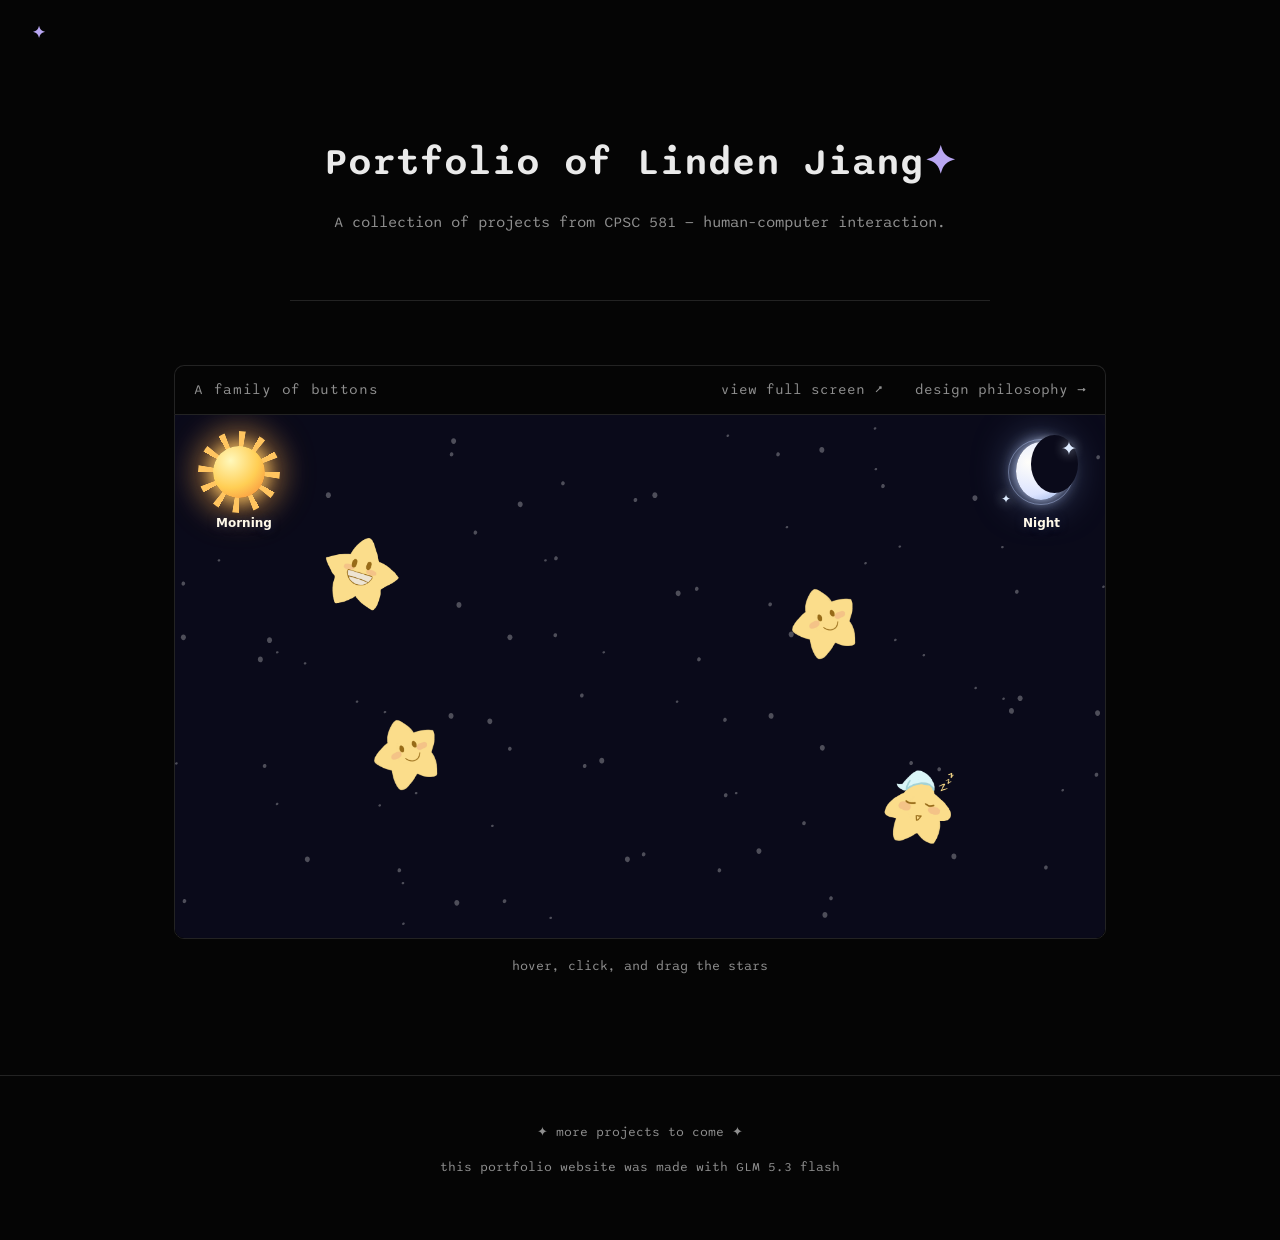
<file: index.html>
<!DOCTYPE html>
<html lang="en">
<head>
  <meta charset="UTF-8">
  <meta name="viewport" content="width=device-width, initial-scale=1.0">
  <title>linden — CPSC 581 portfolio</title>
  <link rel="preconnect" href="https://fonts.googleapis.com">
  <link rel="preconnect" href="https://fonts.gstatic.com" crossorigin>
  <link href="https://fonts.googleapis.com/css2?family=Sono:ital,wght,MONO@0,200..800,0..1&display=swap" rel="stylesheet">
  <link rel="stylesheet" href="style.css?v=7">
</head>
<body>

  <header class="site-header">
    <p class="site-title"><span class="star">✦</span></p>
  </header>

  <main>

    <section class="intro">
      <h1>Portfolio of Linden Jiang<span class="star">✦</span></h1>
      <p class="intro-sub">
        A collection of projects from CPSC 581 — human–computer interaction.
      </p>
    </section>

    <hr class="sep">

    <section id="projects" class="project">

      <div class="project-bar">
        <span class="project-name">A family of buttons</span>
        <nav class="project-links">
          <a href="projects/team-constellation/index.html" target="_blank" rel="noopener">view full screen ↗</a>
          <a href="design-philosophy.html">design philosophy →</a>
        </nav>
      </div>

      <div class="project-embed">
        <iframe
          src="projects/team-constellation/index.html"
          title="Team Constellation — interactive demo"
          loading="lazy"></iframe>
      </div>

      <p class="project-caption">
        hover, click, and drag the stars
      </p>

      <!-- next project: duplicate the .project block above, no cards needed -->

    </section>

  </main>

  <footer class="site-footer">
    <p> ✦ more projects to come ✦ </p>
    <p> this portfolio website was made with GLM 5.3 flash </p>
  </footer>

</body>
</html>
</file>
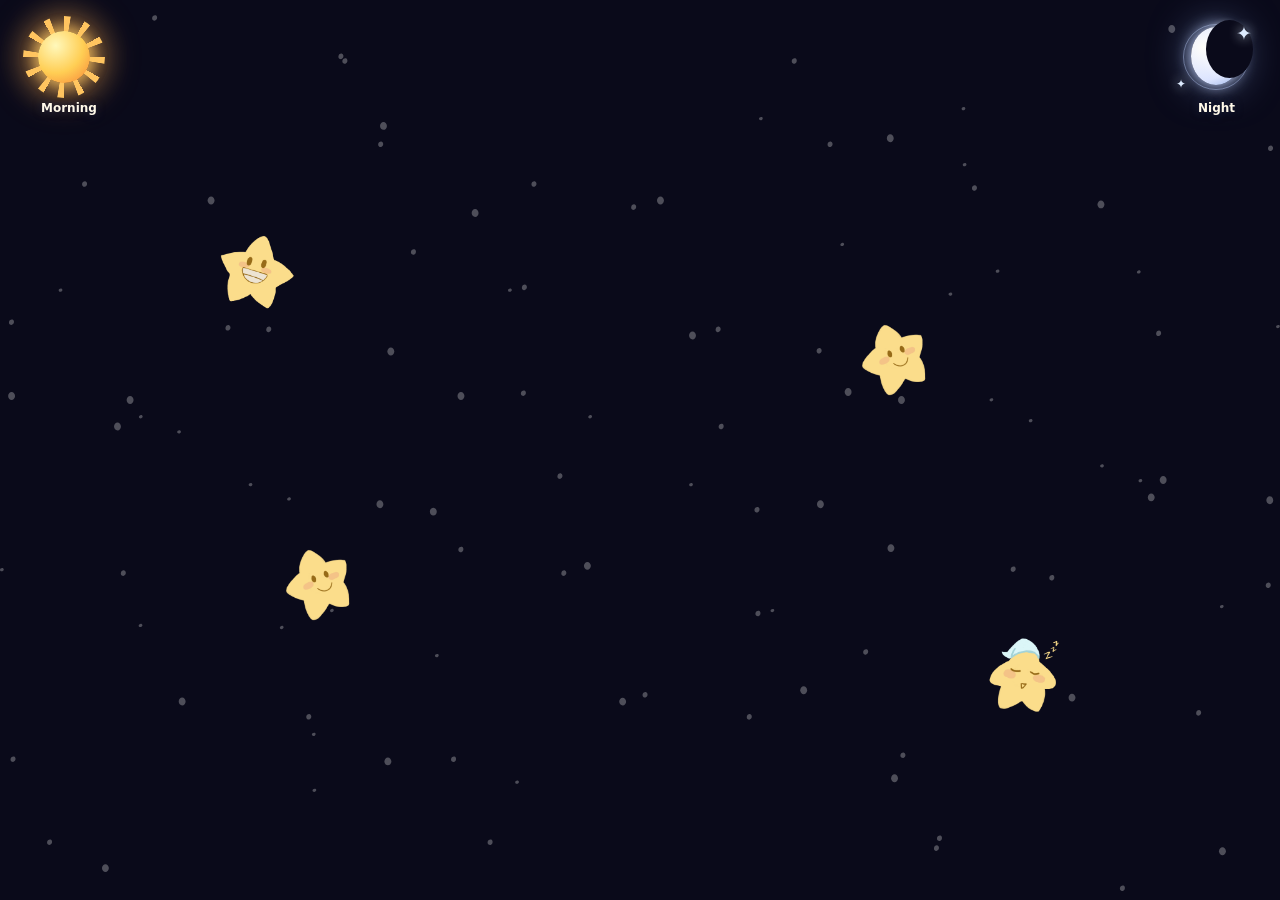
<file: projects/team-constellation/index.html>
<!DOCTYPE html>
<html lang="en">

<head>
  <meta charset="UTF-8">
  <title>CPSC 581 T01 G1</title>
  <link rel="stylesheet" href="style.css">
</head>

<body>
  <div id="time-controls" aria-label="Explore morning and night people">
    <button id="sun-control" class="time-control" type="button" aria-label="Drag the animated sun to the centre to reveal morning people" aria-pressed="false"><span class="celestial-art sun-art" aria-hidden="true"><i class="sun-rays"></i><i class="sun-core"></i></span><small>Morning</small></button>
    <button id="moon-control" class="time-control" type="button" aria-label="Drag the animated moon to the centre to reveal night people" aria-pressed="false"><span class="celestial-art moon-art" aria-hidden="true"><i class="moon-orbit"></i><i class="moon-core"></i><i class="moon-spark one">✦</i><i class="moon-spark two">✦</i></span><small>Night</small></button>
    <div id="time-target" aria-hidden="true">Bring the sun or moon here</div>
    <div id="time-announcement" class="screen-reader-only" role="status" aria-live="polite"></div>
  </div>
  <div id="sky"></div>
  <svg id="bg-stars" preserveAspectRatio="xMidYMid slice" xmlns="http://www.w3.org/2000/svg" width="1296" height="948" viewBox="0 0 1296 948" fill="none">
    <path
      d="M110.22 897.316C110.22 899.526 108.653 901.316 106.72 901.316C104.787 901.316 103.22 899.526 103.22 897.316C103.22 895.107 104.787 893.316 106.72 893.316C108.653 893.316 110.22 895.107 110.22 897.316Z"
      fill="white" fill-opacity="0.28" />
    <path
      d="M1182.93 47.8117C1182.91 45.6026 1184.46 43.7979 1186.4 43.7808C1188.33 43.7637 1189.91 45.5406 1189.93 47.7496C1189.95 49.9587 1188.4 51.7634 1186.47 51.7805C1184.53 51.7976 1182.95 50.0207 1182.93 47.8117Z"
      fill="white" fill-opacity="0.28" />
    <path
      d="M1281.79 609.974C1282.4 608.513 1283.94 607.761 1285.21 608.296C1286.49 608.83 1287.04 610.449 1286.42 611.911C1285.81 613.373 1284.28 614.124 1283 613.59C1281.72 613.055 1281.18 611.436 1281.79 609.974Z"
      fill="white" fill-opacity="0.28" />
    <path
      d="M13.952 345.526C13.3539 346.994 11.8282 347.759 10.5443 347.235C9.26046 346.712 8.70458 345.098 9.30274 343.631C9.9009 342.164 11.4266 341.398 12.7105 341.922C13.9943 342.445 14.5502 344.059 13.952 345.526Z"
      fill="white" fill-opacity="0.28" />
    <path
      d="M3.14397 596.259C2.3493 596.945 1.14871 597.009 0.462385 596.4C-0.223941 595.791 -0.136111 594.741 0.658559 594.054C1.45323 593.367 2.65381 593.304 3.34014 593.913C4.02647 594.521 3.93864 595.572 3.14397 596.259Z"
      fill="white" fill-opacity="0.28" />
    <path
      d="M1292.67 347.909C1293.46 347.215 1294.66 347.141 1295.35 347.744C1296.04 348.346 1295.96 349.398 1295.18 350.091C1294.39 350.785 1293.19 350.859 1292.5 350.256C1291.8 349.654 1291.88 348.602 1292.67 347.909Z"
      fill="white" fill-opacity="0.28" />
    <path
      d="M862.22 415.316C862.22 417.526 860.653 419.316 858.72 419.316C856.787 419.316 855.22 417.526 855.22 415.316C855.22 413.107 856.787 411.316 858.72 411.316C860.653 411.316 862.22 413.107 862.22 415.316Z"
      fill="white" fill-opacity="0.28" />
    <path
      d="M435.233 536.458C435.214 534.249 436.765 532.444 438.698 532.427C440.631 532.41 442.214 534.187 442.233 536.396C442.253 538.605 440.702 540.41 438.769 540.427C436.836 540.444 435.253 538.667 435.233 536.458Z"
      fill="white" fill-opacity="0.28" />
    <path
      d="M650.806 720.909C651.417 719.447 652.95 718.695 654.229 719.23C655.508 719.764 656.05 721.383 655.439 722.845C654.827 724.307 653.295 725.059 652.016 724.524C650.737 723.989 650.195 722.37 650.806 720.909Z"
      fill="white" fill-opacity="0.28" />
    <path
      d="M643.93 229.004C643.332 230.471 641.806 231.236 640.522 230.713C639.239 230.19 638.683 228.576 639.281 227.109C639.879 225.641 641.405 224.876 642.688 225.4C643.972 225.923 644.528 227.537 643.93 229.004Z"
      fill="white" fill-opacity="0.28" />
    <path
      d="M1170.81 354.908C1171.42 353.447 1172.95 352.695 1174.23 353.23C1175.51 353.764 1176.05 355.383 1175.44 356.845C1174.83 358.307 1173.3 359.059 1172.02 358.524C1170.74 357.989 1170.2 356.37 1170.81 354.908Z"
      fill="white" fill-opacity="0.28" />
    <path
      d="M127.194 599.599C126.596 601.066 125.07 601.831 123.787 601.308C122.503 600.784 121.947 599.17 122.545 597.703C123.143 596.236 124.669 595.471 125.953 595.994C127.237 596.517 127.792 598.131 127.194 599.599Z"
      fill="white" fill-opacity="0.28" />
    <path
      d="M269.806 350.908C270.417 349.447 271.95 348.695 273.229 349.23C274.508 349.764 275.05 351.383 274.439 352.845C273.827 354.307 272.295 355.059 271.016 354.524C269.737 353.989 269.195 352.37 269.806 350.908Z"
      fill="white" fill-opacity="0.28" />
    <path
      d="M1028.19 595.613C1027.6 597.08 1026.07 597.845 1024.79 597.322C1023.5 596.798 1022.95 595.185 1023.54 593.717C1024.14 592.25 1025.67 591.485 1026.95 592.008C1028.24 592.532 1028.79 594.145 1028.19 595.613Z"
      fill="white" fill-opacity="0.28" />
    <path
      d="M724.806 350.908C725.417 349.447 726.95 348.695 728.229 349.23C729.508 349.764 730.05 351.383 729.439 352.845C728.827 354.307 727.295 355.059 726.016 354.524C724.737 353.989 724.195 352.37 724.806 350.908Z"
      fill="white" fill-opacity="0.28" />
    <path
      d="M573.212 599.645C572.614 601.113 571.089 601.878 569.805 601.354C568.521 600.831 567.965 599.217 568.563 597.75C569.161 596.283 570.687 595.518 571.971 596.041C573.255 596.564 573.81 598.178 573.212 599.645Z"
      fill="white" fill-opacity="0.28" />
    <path
      d="M443.533 683.272C442.738 683.959 441.537 684.022 440.851 683.413C440.165 682.804 440.253 681.754 441.047 681.067C441.842 680.38 443.042 680.317 443.729 680.926C444.415 681.535 444.327 682.585 443.533 683.272Z"
      fill="white" fill-opacity="0.28" />
    <path
      d="M851.529 264.802C852.318 264.108 853.518 264.034 854.209 264.637C854.901 265.24 854.822 266.291 854.034 266.985C853.245 267.678 852.045 267.752 851.354 267.15C850.662 266.547 850.74 265.496 851.529 264.802Z"
      fill="white" fill-opacity="0.28" />
    <path
      d="M963.533 317.272C962.738 317.959 961.538 318.022 960.851 317.413C960.165 316.804 960.253 315.754 961.047 315.067C961.842 314.38 963.043 314.317 963.729 314.926C964.415 315.535 964.328 316.585 963.533 317.272Z"
      fill="white" fill-opacity="0.28" />
    <path
      d="M334.793 635.396C335.582 634.702 336.782 634.629 337.473 635.231C338.165 635.834 338.087 636.885 337.298 637.579C336.509 638.273 335.309 638.347 334.618 637.744C333.926 637.141 334.005 636.09 334.793 635.396Z"
      fill="white" fill-opacity="0.28" />
    <path
      d="M62.5328 313.272C61.7381 313.959 60.5376 314.022 59.8512 313.413C59.1649 312.804 59.2527 311.754 60.0474 311.067C60.8421 310.38 62.0427 310.317 62.729 310.926C63.4153 311.535 63.3275 312.585 62.5328 313.272Z"
      fill="white" fill-opacity="0.28" />
    <path
      d="M1235.79 631.41C1236.58 630.717 1237.78 630.643 1238.47 631.246C1239.17 631.848 1239.09 632.899 1238.3 633.593C1237.51 634.287 1236.31 634.361 1235.62 633.758C1234.93 633.155 1235 632.104 1235.79 631.41Z"
      fill="white" fill-opacity="0.28" />
    <path
      d="M517.533 313.272C516.738 313.959 515.538 314.022 514.851 313.413C514.165 312.804 514.253 311.754 515.047 311.067C515.842 310.38 517.043 310.317 517.729 310.926C518.415 311.535 518.328 312.585 517.533 313.272Z"
      fill="white" fill-opacity="0.28" />
    <path
      d="M780.811 635.443C781.6 634.749 782.8 634.675 783.491 635.278C784.183 635.881 784.105 636.932 783.316 637.626C782.527 638.32 781.328 638.394 780.636 637.791C779.944 637.188 780.023 636.137 780.811 635.443Z"
      fill="white" fill-opacity="0.28" />
    <path
      d="M1181.22 504.316C1181.22 506.526 1179.65 508.316 1177.72 508.316C1175.79 508.316 1174.22 506.526 1174.22 504.316C1174.22 502.107 1175.79 500.316 1177.72 500.316C1179.65 500.316 1181.22 502.107 1181.22 504.316Z"
      fill="white" fill-opacity="0.28" />
    <path
      d="M115.457 450.289C115.437 448.08 116.989 446.275 118.921 446.258C120.854 446.241 122.437 448.018 122.457 450.227C122.476 452.436 120.925 454.24 118.992 454.257C117.059 454.275 115.477 452.498 115.457 450.289Z"
      fill="white" fill-opacity="0.28" />
    <path
      d="M464.326 573.763C464.937 572.301 466.47 571.55 467.749 572.084C469.028 572.619 469.57 574.238 468.959 575.7C468.347 577.161 466.815 577.913 465.536 577.378C464.257 576.844 463.715 575.225 464.326 573.763Z"
      fill="white" fill-opacity="0.28" />
    <path
      d="M831.707 374.491C831.109 375.958 829.583 376.723 828.299 376.2C827.015 375.677 826.459 374.063 827.058 372.595C827.656 371.128 829.181 370.363 830.465 370.886C831.749 371.41 832.305 373.024 831.707 374.491Z"
      fill="white" fill-opacity="0.28" />
    <path
      d="M984.326 207.763C984.937 206.301 986.47 205.55 987.749 206.084C989.028 206.619 989.57 208.238 988.959 209.7C988.347 211.162 986.815 211.913 985.536 211.378C984.257 210.844 983.715 209.225 984.326 207.763Z"
      fill="white" fill-opacity="0.28" />
    <path
      d="M314.971 745.085C314.373 746.553 312.847 747.318 311.563 746.794C310.28 746.271 309.724 744.657 310.322 743.19C310.92 741.723 312.446 740.958 313.73 741.481C315.013 742.004 315.569 743.618 314.971 745.085Z"
      fill="white" fill-opacity="0.28" />
    <path
      d="M83.3262 203.763C83.9374 202.301 85.4698 201.55 86.749 202.084C88.0282 202.619 88.5697 204.238 87.9586 205.7C87.3474 207.162 85.815 207.913 84.5358 207.378C83.2567 206.844 82.7151 205.225 83.3262 203.763Z"
      fill="white" fill-opacity="0.28" />
    <path
      d="M1215.97 741.099C1215.37 742.567 1213.85 743.332 1212.56 742.809C1211.28 742.285 1210.72 740.671 1211.32 739.204C1211.92 737.737 1213.45 736.972 1214.73 737.495C1216.01 738.018 1216.57 739.632 1215.97 741.099Z"
      fill="white" fill-opacity="0.28" />
    <path
      d="M538.326 203.763C538.937 202.301 540.47 201.55 541.749 202.084C543.028 202.619 543.57 204.238 542.959 205.7C542.347 207.162 540.815 207.913 539.536 207.378C538.257 206.844 537.715 205.225 538.326 203.763Z"
      fill="white" fill-opacity="0.28" />
    <path
      d="M760.989 745.132C760.391 746.599 758.865 747.365 757.581 746.841C756.298 746.318 755.742 744.704 756.34 743.237C756.938 741.77 758.464 741.004 759.748 741.528C761.031 742.051 761.587 743.665 760.989 745.132Z"
      fill="white" fill-opacity="0.28" />
    <path
      d="M524.781 811.423C523.986 812.11 522.785 812.173 522.099 811.564C521.413 810.955 521.501 809.905 522.295 809.218C523.09 808.531 524.291 808.468 524.977 809.077C525.663 809.686 525.575 810.736 524.781 811.423Z"
      fill="white" fill-opacity="0.28" />
    <path
      d="M769.148 137.376C769.937 136.683 771.137 136.609 771.828 137.211C772.52 137.814 772.442 138.865 771.653 139.559C770.864 140.253 769.664 140.327 768.973 139.724C768.281 139.121 768.36 138.07 769.148 137.376Z"
      fill="white" fill-opacity="0.28" />
    <path
      d="M1044.78 445.423C1043.99 446.11 1042.79 446.173 1042.1 445.564C1041.41 444.955 1041.5 443.905 1042.3 443.218C1043.09 442.531 1044.29 442.468 1044.98 443.077C1045.66 443.686 1045.58 444.736 1044.78 445.423Z"
      fill="white" fill-opacity="0.28" />
    <path
      d="M252.412 507.971C253.201 507.277 254.401 507.203 255.093 507.806C255.784 508.409 255.706 509.46 254.917 510.154C254.129 510.848 252.929 510.921 252.237 510.319C251.545 509.716 251.624 508.665 252.412 507.971Z"
      fill="white" fill-opacity="0.28" />
    <path
      d="M143.781 441.423C142.986 442.11 141.786 442.173 141.099 441.564C140.413 440.955 140.501 439.905 141.295 439.218C142.09 438.531 143.291 438.468 143.977 439.077C144.663 439.686 144.576 440.736 143.781 441.423Z"
      fill="white" fill-opacity="0.28" />
    <path
      d="M1153.41 503.985C1154.2 503.291 1155.4 503.217 1156.09 503.82C1156.78 504.423 1156.71 505.474 1155.92 506.168C1155.13 506.862 1153.93 506.935 1153.24 506.333C1152.55 505.73 1152.62 504.679 1153.41 503.985Z"
      fill="white" fill-opacity="0.28" />
    <path
      d="M598.781 441.423C597.986 442.11 596.786 442.173 596.099 441.564C595.413 440.955 595.501 439.905 596.295 439.218C597.09 438.531 598.291 438.468 598.977 439.077C599.663 439.686 599.576 440.736 598.781 441.423Z"
      fill="white" fill-opacity="0.28" />
    <path
      d="M698.43 508.018C699.219 507.324 700.419 507.25 701.111 507.853C701.802 508.456 701.724 509.507 700.935 510.201C700.147 510.894 698.947 510.968 698.255 510.365C697.563 509.763 697.642 508.712 698.43 508.018Z"
      fill="white" fill-opacity="0.28" />
    <path
      d="M1241.22 880.316C1241.22 882.526 1239.65 884.316 1237.72 884.316C1235.79 884.316 1234.22 882.526 1234.22 880.316C1234.22 878.107 1235.79 876.316 1237.72 876.316C1239.65 876.316 1241.22 878.107 1241.22 880.316Z"
      fill="white" fill-opacity="0.28" />
    <path
      d="M52.127 74.8352C52.1074 72.6262 53.6585 70.8215 55.5914 70.8044C57.5243 70.7872 59.1071 72.5641 59.1267 74.7732C59.1463 76.9822 57.5952 78.7869 55.6623 78.8041C53.7294 78.8212 52.1466 77.0443 52.127 74.8352Z"
      fill="white" fill-opacity="0.28" />
    <path
      d="M528.638 308.343C529.249 306.881 530.781 306.129 532.061 306.664C533.34 307.199 533.881 308.817 533.27 310.279C532.659 311.741 531.127 312.493 529.848 311.958C528.568 311.423 528.027 309.804 528.638 308.343Z"
      fill="white" fill-opacity="0.28" />
    <path
      d="M769.75 640.471C769.152 641.938 767.627 642.703 766.343 642.18C765.059 641.657 764.503 640.043 765.101 638.576C765.699 637.108 767.225 636.343 768.509 636.867C769.793 637.39 770.349 639.004 769.75 640.471Z"
      fill="white" fill-opacity="0.28" />
    <path
      d="M410.83 947.222C410.035 947.909 408.835 947.972 408.148 947.363C407.462 946.754 407.55 945.704 408.345 945.017C409.139 944.33 410.34 944.267 411.026 944.876C411.712 945.484 411.625 946.535 410.83 947.222Z"
      fill="white" fill-opacity="0.28" />
    <path
      d="M881.891 0.572807C882.679 -0.121039 883.879 -0.194879 884.571 0.407879C885.263 1.01064 885.184 2.06174 884.396 2.75559C883.607 3.44943 882.407 3.52327 881.715 2.92052C881.024 2.31776 881.102 1.26665 881.891 0.572807Z"
      fill="white" fill-opacity="0.28" />
    <path
      d="M399.22 374.316C399.22 376.526 397.653 378.316 395.72 378.316C393.787 378.316 392.22 376.526 392.22 374.316C392.22 372.107 393.787 370.316 395.72 370.316C397.653 370.316 399.22 372.107 399.22 374.316Z"
      fill="white" fill-opacity="0.28" />
    <path
      d="M898.579 573.353C898.559 571.144 900.11 569.339 902.043 569.322C903.976 569.305 905.559 571.082 905.578 573.291C905.598 575.5 904.047 577.304 902.114 577.321C900.181 577.339 898.598 575.562 898.579 573.353Z"
      fill="white" fill-opacity="0.28" />
    <path
      d="M919.22 8.31649C919.22 10.5256 917.653 12.3165 915.72 12.3165C913.787 12.3165 912.22 10.5256 912.22 8.31649C912.22 6.10735 913.787 4.31649 915.72 4.31649C917.653 4.31649 919.22 6.10735 919.22 8.31649Z"
      fill="white" fill-opacity="0.28" />
    <path
      d="M381.843 943.947C381.823 941.738 383.374 939.933 385.307 939.916C387.24 939.899 388.823 941.676 388.843 943.885C388.862 946.094 387.311 947.899 385.378 947.916C383.445 947.933 381.862 946.156 381.843 943.947Z"
      fill="white" fill-opacity="0.28" />
    <path
      d="M18.2197 4.31649C18.2197 6.52563 16.6527 8.31649 14.7197 8.31649C12.7867 8.31649 11.2197 6.52563 11.2197 4.31649C11.2197 2.10735 12.7867 0.316489 14.7197 0.316489C16.6527 0.316489 18.2197 2.10735 18.2197 4.31649Z"
      fill="white" fill-opacity="0.28" />
    <path
      d="M1282.84 939.961C1282.82 937.752 1284.37 935.948 1286.31 935.93C1288.24 935.913 1289.82 937.69 1289.84 939.899C1289.86 942.108 1288.31 943.913 1286.38 943.93C1284.45 943.947 1282.86 942.17 1282.84 939.961Z"
      fill="white" fill-opacity="0.28" />
    <path
      d="M473.22 4.31649C473.22 6.52563 471.653 8.31649 469.72 8.31649C467.787 8.31649 466.22 6.52563 466.22 4.31649C466.22 2.10735 467.787 0.316489 469.72 0.316489C471.653 0.316489 473.22 2.10735 473.22 4.31649Z"
      fill="white" fill-opacity="0.28" />
    <path
      d="M827.861 943.994C827.841 941.785 829.392 939.98 831.325 939.963C833.258 939.946 834.841 941.723 834.861 943.932C834.88 946.141 833.329 947.946 831.396 947.963C829.463 947.98 827.88 946.203 827.861 943.994Z"
      fill="white" fill-opacity="0.28" />
    <path
      d="M945.859 876.126C946.47 874.664 948.003 873.912 949.282 874.447C950.561 874.982 951.103 876.6 950.491 878.062C949.88 879.524 948.348 880.276 947.069 879.741C945.789 879.206 945.248 877.588 945.859 876.126Z"
      fill="white" fill-opacity="0.28" />
    <path
      d="M347.513 76.4079C346.915 77.8752 345.389 78.6403 344.105 78.117C342.822 77.5936 342.266 75.9798 342.864 74.5125C343.462 73.0452 344.988 72.2801 346.272 72.8035C347.555 73.3269 348.111 74.9406 347.513 76.4079Z"
      fill="white" fill-opacity="0.28" />
    <path
      d="M293.889 524.687C293.094 525.374 291.894 525.437 291.207 524.828C290.521 524.219 290.609 523.169 291.404 522.482C292.198 521.795 293.399 521.732 294.085 522.341C294.772 522.95 294.684 524 293.889 524.687Z"
      fill="white" fill-opacity="0.28" />
    <path
      d="M1002.57 422.054C1003.36 421.361 1004.56 421.287 1005.25 421.89C1005.94 422.492 1005.87 423.543 1005.08 424.237C1004.29 424.931 1003.09 425.005 1002.4 424.402C1001.7 423.799 1001.78 422.748 1002.57 422.054Z"
      fill="white" fill-opacity="0.28" />
    <path
      d="M598.22 591.316C598.22 593.526 596.653 595.316 594.72 595.316C592.787 595.316 591.22 593.526 591.22 591.316C591.22 589.107 592.787 587.316 594.72 587.316C596.653 587.316 598.22 589.107 598.22 591.316Z"
      fill="white" fill-opacity="0.28" />
    <path
      d="M697.663 358.125C697.644 355.916 699.195 354.111 701.128 354.094C703.06 354.077 704.643 355.854 704.663 358.063C704.682 360.272 703.131 362.077 701.198 362.094C699.266 362.111 697.683 360.334 697.663 358.125Z"
      fill="white" fill-opacity="0.28" />
    <path
      d="M1118.22 225.316C1118.22 227.526 1116.65 229.316 1114.72 229.316C1112.79 229.316 1111.22 227.526 1111.22 225.316C1111.22 223.107 1112.79 221.316 1114.72 221.316C1116.65 221.316 1118.22 223.107 1118.22 225.316Z"
      fill="white" fill-opacity="0.28" />
    <path
      d="M180.927 728.719C180.908 726.51 182.459 724.706 184.392 724.689C186.325 724.671 187.907 726.448 187.927 728.657C187.947 730.866 186.396 732.671 184.463 732.688C182.53 732.705 180.947 730.928 180.927 728.719Z"
      fill="white" fill-opacity="0.28" />
    <path
      d="M217.22 221.316C217.22 223.526 215.653 225.316 213.72 225.316C211.787 225.316 210.22 223.526 210.22 221.316C210.22 219.107 211.787 217.316 213.72 217.316C215.653 217.316 217.22 219.107 217.22 221.316Z"
      fill="white" fill-opacity="0.28" />
    <path
      d="M1081.93 724.733C1081.91 722.524 1083.46 720.72 1085.39 720.703C1087.32 720.685 1088.91 722.462 1088.93 724.671C1088.95 726.88 1087.4 728.685 1085.46 728.702C1083.53 728.719 1081.95 726.943 1081.93 724.733Z"
      fill="white" fill-opacity="0.28" />
    <path
      d="M672.22 221.316C672.22 223.526 670.653 225.316 668.72 225.316C666.787 225.316 665.22 223.526 665.22 221.316C665.22 219.107 666.787 217.316 668.72 217.316C670.653 217.316 672.22 219.107 672.22 221.316Z"
      fill="white" fill-opacity="0.28" />
    <path
      d="M626.945 728.766C626.926 726.557 628.477 724.753 630.41 724.735C632.343 724.718 633.925 726.495 633.945 728.704C633.965 730.913 632.414 732.718 630.481 732.735C628.548 732.752 626.965 730.975 626.945 728.766Z"
      fill="white" fill-opacity="0.28" />
    <path
      d="M874.2 677.472C874.811 676.01 876.344 675.258 877.623 675.793C878.902 676.328 879.443 677.947 878.832 679.409C878.221 680.87 876.689 681.622 875.41 681.087C874.13 680.553 873.589 678.934 874.2 677.472Z"
      fill="white" fill-opacity="0.28" />
    <path
      d="M420.93 274.419C420.332 275.886 418.806 276.651 417.522 276.128C416.238 275.604 415.683 273.991 416.281 272.523C416.879 271.056 418.405 270.291 419.689 270.814C420.972 271.338 421.528 272.951 420.93 274.419Z"
      fill="white" fill-opacity="0.28" />
    <path
      d="M286.487 654.835C285.692 655.522 284.491 655.585 283.805 654.976C283.119 654.367 283.207 653.317 284.001 652.63C284.796 651.943 285.997 651.88 286.683 652.489C287.369 653.098 287.281 654.148 286.487 654.835Z"
      fill="white" fill-opacity="0.28" />
    <path
      d="M1008.82 291.846C1009.61 291.152 1010.81 291.078 1011.5 291.681C1012.19 292.284 1012.11 293.335 1011.33 294.029C1010.54 294.723 1009.34 294.796 1008.65 294.194C1007.95 293.591 1008.03 292.54 1008.82 291.846Z"
      fill="white" fill-opacity="0.28" />
    <path
      d="M909.22 806.316C909.22 808.526 907.653 810.316 905.72 810.316C903.787 810.316 902.22 808.526 902.22 806.316C902.22 804.107 903.787 802.316 905.72 802.316C907.653 802.316 909.22 804.107 909.22 806.316Z"
      fill="white" fill-opacity="0.28" />
    <path
      d="M384.77 145.89C384.75 143.681 386.301 141.876 388.234 141.859C390.167 141.842 391.75 143.619 391.769 145.828C391.789 148.037 390.238 149.841 388.305 149.859C386.372 149.876 384.789 148.099 384.77 145.89Z"
      fill="white" fill-opacity="0.28" />
    <path
      d="M727.87 449.158C728.482 447.696 730.014 446.944 731.293 447.479C732.572 448.014 733.114 449.632 732.503 451.094C731.892 452.556 730.359 453.308 729.08 452.773C727.801 452.238 727.259 450.62 727.87 449.158Z"
      fill="white" fill-opacity="0.28" />
    <path
      d="M569.278 501.427C568.68 502.894 567.154 503.659 565.87 503.136C564.586 502.613 564.03 500.999 564.628 499.532C565.227 498.064 566.752 497.299 568.036 497.823C569.32 498.346 569.876 499.96 569.278 501.427Z"
      fill="white" fill-opacity="0.28" />
    <path
      d="M1247.87 83.1579C1248.48 81.696 1250.01 80.9444 1251.29 81.4791C1252.57 82.0139 1253.11 83.6325 1252.5 85.0944C1251.89 86.5563 1250.36 87.3079 1249.08 86.7732C1247.8 86.2385 1247.26 84.6198 1247.87 83.1579Z"
      fill="white" fill-opacity="0.28" />
    <path
      d="M52.5419 872.021C51.9437 873.489 50.418 874.254 49.1342 873.731C47.8503 873.207 47.2944 871.593 47.8926 870.126C48.4907 868.659 50.0164 867.894 51.3003 868.417C52.5842 868.94 53.1401 870.554 52.5419 872.021Z"
      fill="white" fill-opacity="0.28" />
    <path
      d="M346.87 79.1579C347.481 77.696 349.014 76.9444 350.293 77.4791C351.572 78.0139 352.114 79.6325 351.503 81.0944C350.891 82.5563 349.359 83.3079 348.08 82.7732C346.801 82.2385 346.259 80.6198 346.87 79.1579Z"
      fill="white" fill-opacity="0.28" />
    <path
      d="M953.542 868.036C952.944 869.503 951.418 870.268 950.134 869.745C948.85 869.221 948.294 867.607 948.893 866.14C949.491 864.673 951.016 863.908 952.3 864.431C953.584 864.955 954.14 866.568 953.542 868.036Z"
      fill="white" fill-opacity="0.28" />
    <path
      d="M801.87 79.1579C802.481 77.696 804.014 76.9444 805.293 77.4791C806.572 78.0139 807.114 79.6325 806.503 81.0944C805.891 82.5563 804.359 83.3079 803.08 82.7732C801.801 82.2385 801.259 80.6198 801.87 79.1579Z"
      fill="white" fill-opacity="0.28" />
    <path
      d="M498.56 872.068C497.962 873.536 496.436 874.301 495.152 873.777C493.868 873.254 493.313 871.64 493.911 870.173C494.509 868.706 496.035 867.941 497.318 868.464C498.602 868.987 499.158 870.601 498.56 872.068Z"
      fill="white" fill-opacity="0.28" />
    <path
      d="M319.57 819.64C318.776 820.327 317.575 820.39 316.889 819.781C316.202 819.172 316.29 818.122 317.085 817.435C317.879 816.748 319.08 816.685 319.766 817.294C320.453 817.903 320.365 818.953 319.57 819.64Z"
      fill="white" fill-opacity="0.28" />
    <path
      d="M974.278 127.341C975.066 126.647 976.266 126.573 976.958 127.176C977.649 127.779 977.571 128.83 976.782 129.524C975.994 130.217 974.794 130.291 974.102 129.689C973.41 129.086 973.489 128.035 974.278 127.341Z"
      fill="white" fill-opacity="0.28" />
    <path
      d="M817.22 717.316C817.22 719.526 815.653 721.316 813.72 721.316C811.787 721.316 810.22 719.526 810.22 717.316C810.22 715.107 811.787 713.316 813.72 713.316C815.653 713.316 817.22 715.107 817.22 717.316Z"
      fill="white" fill-opacity="0.28" />
    <path
      d="M477.555 234.071C477.535 231.862 479.086 230.057 481.019 230.04C482.952 230.023 484.535 231.8 484.554 234.009C484.574 236.218 483.023 238.023 481.09 238.04C479.157 238.057 477.574 236.28 477.555 234.071Z"
      fill="white" fill-opacity="0.28" />
    <path
      d="M764.132 533.506C764.743 532.044 766.275 531.292 767.554 531.827C768.833 532.362 769.375 533.98 768.764 535.442C768.153 536.904 766.62 537.656 765.341 537.121C764.062 536.586 763.52 534.968 764.132 533.506Z"
      fill="white" fill-opacity="0.28" />
    <path
      d="M532.27 417.404C531.672 418.871 530.146 419.636 528.862 419.113C527.578 418.59 527.022 416.976 527.621 415.509C528.219 414.041 529.744 413.276 531.028 413.799C532.312 414.323 532.868 415.937 532.27 417.404Z"
      fill="white" fill-opacity="0.28" />
    <path
      d="M1284.13 167.506C1284.74 166.044 1286.28 165.292 1287.55 165.827C1288.83 166.362 1289.37 167.98 1288.76 169.442C1288.15 170.904 1286.62 171.656 1285.34 171.121C1284.06 170.586 1283.52 168.968 1284.13 167.506Z"
      fill="white" fill-opacity="0.28" />
    <path
      d="M15.5346 787.998C14.9364 789.466 13.4107 790.231 12.1269 789.707C10.843 789.184 10.2871 787.57 10.8853 786.103C11.4834 784.636 13.0091 783.871 14.293 784.394C15.5768 784.917 16.1327 786.531 15.5346 787.998Z"
      fill="white" fill-opacity="0.28" />
    <path
      d="M383.131 163.506C383.743 162.044 385.275 161.292 386.554 161.827C387.833 162.362 388.375 163.98 387.764 165.442C387.153 166.904 385.62 167.656 384.341 167.121C383.062 166.586 382.52 164.968 383.131 163.506Z"
      fill="white" fill-opacity="0.28" />
    <path
      d="M916.535 784.013C915.936 785.48 914.411 786.245 913.127 785.722C911.843 785.198 911.287 783.584 911.885 782.117C912.483 780.65 914.009 779.885 915.293 780.408C916.577 780.932 917.133 782.545 916.535 784.013Z"
      fill="white" fill-opacity="0.28" />
    <path
      d="M838.131 163.506C838.743 162.044 840.275 161.292 841.554 161.827C842.833 162.362 843.375 163.98 842.764 165.442C842.153 166.904 840.62 167.656 839.341 167.121C838.062 166.586 837.52 164.968 838.131 163.506Z"
      fill="white" fill-opacity="0.28" />
    <path
      d="M461.553 788.045C460.954 789.513 459.429 790.278 458.145 789.754C456.861 789.231 456.305 787.617 456.903 786.15C457.501 784.683 459.027 783.917 460.311 784.441C461.595 784.964 462.151 786.578 461.553 788.045Z"
      fill="white" fill-opacity="0.28" />
    <path
      d="M318.92 762.991C318.125 763.677 316.925 763.741 316.238 763.132C315.552 762.523 315.64 761.473 316.434 760.786C317.229 760.099 318.43 760.036 319.116 760.645C319.802 761.253 319.715 762.304 318.92 762.991Z"
      fill="white" fill-opacity="0.28" />
    <path
      d="M975.43 183.982C976.219 183.288 977.419 183.214 978.111 183.817C978.802 184.42 978.724 185.471 977.935 186.165C977.147 186.859 975.947 186.932 975.255 186.33C974.563 185.727 974.642 184.676 975.43 183.982Z"
      fill="white" fill-opacity="0.28" />
    <path
      d="M135.22 423.316C135.22 425.526 133.653 427.316 131.72 427.316C129.787 427.316 128.22 425.526 128.22 423.316C128.22 421.107 129.787 419.316 131.72 419.316C133.653 419.316 135.22 421.107 135.22 423.316Z"
      fill="white" fill-opacity="0.28" />
    <path
      d="M1162.13 522.015C1162.11 519.806 1163.67 518.001 1165.6 517.984C1167.53 517.967 1169.11 519.744 1169.13 521.953C1169.15 524.162 1167.6 525.966 1165.67 525.983C1163.74 526.001 1162.15 524.224 1162.13 522.015Z"
      fill="white" fill-opacity="0.28" />
    <path
      d="M1134.12 916.733C1134.73 915.271 1136.26 914.519 1137.54 915.054C1138.82 915.589 1139.36 917.208 1138.75 918.669C1138.14 920.131 1136.61 920.883 1135.33 920.348C1134.05 919.814 1133.51 918.195 1134.12 916.733Z"
      fill="white" fill-opacity="0.28" />
    <path
      d="M158.9 37.471C158.302 38.9382 156.776 39.7034 155.492 39.18C154.208 38.6566 153.652 37.0429 154.251 35.5756C154.849 34.1083 156.374 33.3431 157.658 33.8665C158.942 34.3899 159.498 36.0037 158.9 37.471Z"
      fill="white" fill-opacity="0.28" />
    <path
      d="M182.528 456.765C181.733 457.452 180.533 457.515 179.846 456.906C179.16 456.297 179.248 455.247 180.042 454.56C180.837 453.873 182.038 453.81 182.724 454.419C183.41 455.028 183.322 456.078 182.528 456.765Z"
      fill="white" fill-opacity="0.28" />
    <path
      d="M1114.53 488.987C1115.32 488.293 1116.52 488.219 1117.21 488.822C1117.9 489.425 1117.82 490.476 1117.04 491.17C1116.25 491.863 1115.05 491.937 1114.36 491.334C1113.66 490.732 1113.74 489.681 1114.53 488.987Z"
      fill="white" fill-opacity="0.28" />
    <path
      d="M396.22 789.316C396.22 791.526 394.653 793.316 392.72 793.316C390.787 793.316 389.22 791.526 389.22 789.316C389.22 787.107 390.787 785.316 392.72 785.316C394.653 785.316 396.22 787.107 396.22 789.316Z"
      fill="white" fill-opacity="0.28" />
    <path
      d="M897.9 158.342C897.88 156.133 899.431 154.329 901.364 154.311C903.297 154.294 904.88 156.071 904.9 158.28C904.919 160.489 903.368 162.294 901.435 162.311C899.502 162.328 897.92 160.551 897.9 158.342Z"
      fill="white" fill-opacity="0.28" />
    <path
      d="M916.22 423.316C916.22 425.526 914.653 427.316 912.72 427.316C910.787 427.316 909.22 425.526 909.22 423.316C909.22 421.107 910.787 419.316 912.72 419.316C914.653 419.316 916.22 421.107 916.22 423.316Z"
      fill="white" fill-opacity="0.28" />
    <path
      d="M381.165 528.937C381.145 526.728 382.696 524.923 384.629 524.906C386.562 524.889 388.145 526.666 388.164 528.875C388.184 531.084 386.633 532.888 384.7 532.906C382.767 532.923 381.184 531.146 381.165 528.937Z"
      fill="white" fill-opacity="0.28" />
    <path
      d="M15.2197 419.316C15.2197 421.526 13.6527 423.316 11.7197 423.316C9.78669 423.316 8.21968 421.526 8.21968 419.316C8.21968 417.107 9.78669 415.316 11.7197 415.316C13.6527 415.316 15.2197 417.107 15.2197 419.316Z"
      fill="white" fill-opacity="0.28" />
    <path
      d="M1282.16 524.951C1282.15 522.742 1283.7 520.937 1285.63 520.92C1287.56 520.903 1289.14 522.68 1289.16 524.889C1289.18 527.098 1287.63 528.903 1285.7 528.92C1283.77 528.937 1282.18 527.16 1282.16 524.951Z"
      fill="white" fill-opacity="0.28" />
    <path
      d="M470.22 419.316C470.22 421.526 468.653 423.316 466.72 423.316C464.787 423.316 463.22 421.526 463.22 419.316C463.22 417.107 464.787 415.316 466.72 415.316C468.653 415.316 470.22 417.107 470.22 419.316Z"
      fill="white" fill-opacity="0.28" />
    <path
      d="M827.183 528.984C827.163 526.775 828.714 524.97 830.647 524.953C832.58 524.936 834.163 526.713 834.182 528.922C834.202 531.131 832.651 532.935 830.718 532.953C828.785 532.97 827.202 531.193 827.183 528.984Z"
      fill="white" fill-opacity="0.28" />
    <path
      d="M1062.65 602.325C1063.26 600.863 1064.79 600.112 1066.07 600.646C1067.35 601.181 1067.89 602.8 1067.28 604.262C1066.67 605.723 1065.14 606.475 1063.86 605.94C1062.58 605.406 1062.04 603.787 1062.65 602.325Z"
      fill="white" fill-opacity="0.28" />
    <path
      d="M233.152 351.233C232.554 352.7 231.028 353.466 229.745 352.942C228.461 352.419 227.905 350.805 228.503 349.338C229.101 347.87 230.627 347.105 231.911 347.629C233.195 348.152 233.75 349.766 233.152 351.233Z"
      fill="white" fill-opacity="0.28" />
    <path
      d="M143.54 652.767C142.746 653.454 141.545 653.517 140.859 652.908C140.173 652.299 140.26 651.249 141.055 650.562C141.85 649.875 143.05 649.812 143.737 650.421C144.423 651.03 144.335 652.08 143.54 652.767Z"
      fill="white" fill-opacity="0.28" />
    <path
      d="M1151.78 292.647C1152.57 291.953 1153.77 291.879 1154.46 292.482C1155.15 293.085 1155.07 294.136 1154.28 294.83C1153.5 295.524 1152.3 295.598 1151.6 294.995C1150.91 294.392 1150.99 293.341 1151.78 292.647Z"
      fill="white" fill-opacity="0.28" />
  </svg>

  <script src="data.js"></script>
  <script src="script.js"></script>



  <svg id="member1-bg-stars" preserveAspectRatio="xMidYMid slice" class="member-bg-stars" xmlns="http://www.w3.org/2000/svg" width="1362" height="875"
    viewBox="0 0 1362 875" fill="none">
    <path
      d="M62.7511 512.843C62.7513 511.132 61.6419 509.745 60.2731 509.745C58.9044 509.745 57.7945 511.132 57.7943 512.843C57.7941 514.554 58.9035 515.941 60.2722 515.941C61.641 515.941 62.7508 514.554 62.7511 512.843Z"
      fill="currentColor" fill-opacity="0.85" />
    <path
      d="M783.251 88.0909C783.251 86.7221 782.141 85.6123 780.773 85.6121C779.404 85.612 778.294 86.7214 778.294 88.0902C778.294 89.4589 779.403 90.5687 780.772 90.5689C782.141 90.5691 783.25 89.4596 783.251 88.0909Z"
      fill="currentColor" fill-opacity="0.85" />
    <path
      d="M1042.97 368.611C1042.97 367.242 1041.58 366.132 1039.87 366.132C1038.16 366.132 1036.77 367.241 1036.77 368.61C1036.77 369.979 1038.16 371.088 1039.87 371.089C1041.58 371.089 1042.97 369.979 1042.97 368.611Z"
      fill="currentColor" fill-opacity="0.85" />
    <path
      d="M1355.85 92.5383C1355.86 91.1695 1354.75 90.0598 1353.38 90.0596C1352.01 90.0594 1350.9 91.1688 1350.9 92.5376C1350.9 93.9064 1352.01 95.0161 1353.38 95.0163C1354.74 95.0165 1355.85 93.9071 1355.85 92.5383Z"
      fill="currentColor" fill-opacity="0.85" />
    <path
      d="M4.95677 871.451C4.95701 869.741 3.8476 868.353 2.47882 868.353C1.11005 868.353 0.000242968 869.74 3.98895e-08 871.451C-0.000242888 873.162 1.10917 874.549 2.47794 874.549C3.84672 874.549 4.95652 873.162 4.95677 871.451Z"
      fill="currentColor" fill-opacity="0.85" />
    <path
      d="M109.725 3.09851C109.725 1.38754 108.061 0.000291559 106.008 4.59507e-08C103.955 -0.000291467 102.29 1.38648 102.29 3.09745C102.29 4.80842 103.954 6.19566 106.007 6.19596C108.06 6.19625 109.725 4.80947 109.725 3.09851Z"
      fill="currentColor" fill-opacity="0.85" />
    <path
      d="M238.572 340.608C238.573 338.555 237.186 336.89 235.475 336.89C233.764 336.89 232.377 338.554 232.376 340.607C232.376 342.66 233.763 344.325 235.474 344.325C237.185 344.325 238.572 342.661 238.572 340.608Z"
      fill="currentColor" fill-opacity="0.5" />
    <path
      d="M458.718 472.918C458.719 470.865 457.332 469.2 455.621 469.2C453.91 469.2 452.523 470.864 452.522 472.917C452.522 474.97 453.909 476.635 455.62 476.635C457.331 476.635 458.718 474.971 458.718 472.918Z"
      fill="currentColor" fill-opacity="0.5" />
    <path
      d="M733.472 820.926C733.472 818.873 731.808 817.209 729.755 817.208C727.702 817.208 726.037 818.872 726.037 820.925C726.037 822.979 727.701 824.643 729.754 824.643C731.807 824.644 733.472 822.98 733.472 820.926Z"
      fill="currentColor" fill-opacity="0.5" />
    <path
      d="M1361.54 538.517C1361.54 536.464 1360.15 534.799 1358.44 534.799C1356.73 534.799 1355.34 536.463 1355.34 538.516C1355.34 540.569 1356.73 542.234 1358.44 542.234C1360.15 542.234 1361.54 540.57 1361.54 538.517Z"
      fill="currentColor" fill-opacity="0.85" />
    <path
      d="M1318.3 864.289C1318.3 862.235 1316.64 860.571 1314.59 860.57C1312.53 860.57 1310.87 862.234 1310.87 864.287C1310.87 866.341 1312.53 868.005 1314.59 868.006C1316.64 868.006 1318.3 866.342 1318.3 864.289Z"
      fill="currentColor" fill-opacity="0.85" />
    <path
      d="M1082.47 139.363C1082.47 137.31 1081.08 135.646 1079.37 135.645C1077.66 135.645 1076.27 137.309 1076.27 139.363C1076.27 141.416 1077.66 143.08 1079.37 143.081C1081.08 143.081 1082.47 141.417 1082.47 139.363Z"
      fill="currentColor" fill-opacity="0.5" />
  </svg>

  <svg id="member2-bg-stars" preserveAspectRatio="xMidYMid slice" class="member-bg-stars" xmlns="http://www.w3.org/2000/svg" width="1371" height="905"
    viewBox="0 0 1371 905" fill="none">
    <path
      d="M1220.35 364.231C1220.34 365.77 1221.34 367.02 1222.57 367.023C1223.8 367.026 1224.8 365.781 1224.8 364.242C1224.81 362.703 1223.81 361.453 1222.58 361.45C1221.35 361.447 1220.35 362.692 1220.35 364.231Z"
      fill="currentColor" fill-opacity="0.8" />
    <path
      d="M670.059 693.317C670.056 694.548 671.051 695.548 672.28２ 695.55１C67３.５１３ 69５.５５５ 67４.５１４ 69４．５５９ 67４．５１７ 69３．３２８C67４．５２ 69２．０９７ 67３．５２４ 69１．０９６ 67２．２９３ 69１．０９３C67１．０６２ 69１．０９ 67０．０６２ 69２．０８６ 67０．０５９ 69３．３１７Z"
      fill="currentColor" />
    <path
      d="M338.43 491.872C338.427 493.103 339.672 494.104 341.211 494.108C342.75 494.112 344 493.117 344.003 491.886C344.006 490.655 342.761 489.654 341.222 489.65C339.683 489.646 338.433 490.641 338.43 491.872Z"
      fill="currentColor" />
    <path
      d="M59.8859 902.44C59.8828 903.671 60.8783 904.671 62.1094 904.674C63.3404 904.677 64.3409 903.682 64.344 902.451C64.3471 901.22 63.3516 900.219 62.1205 900.216C60.8894 900.213 59.889 901.208 59.8859 902.44Z"
      fill="currentColor" />
    <path
      d="M1026 86.2265C1025.99 87.7654 1026.99 89.0153 1028.22 89.0184C1029.45 89.0215 1030.45 87.7765 1030.45 86.2376C1030.46 84.6988 1029.46 83.4488 1028.23 83.4458C1027 83.4427 1026 84.6877 1026 86.2265Z"
      fill="currentColor" />
    <path
      d="M835.696 864.812C835.692 866.35 837.186 867.602 839.033 867.606C840.88 867.611 842.38 866.367 842.383 864.828C842.387 863.289 840.893 862.038 839.047 862.034C837.2 862.029 835.7 863.273 835.696 864.812Z"
      fill="currentColor" />
    <path
      d="M1364.5 659.385C1364.49 661.232 1365.74 662.732 1367.28 662.736C1368.81 662.74 1370.07 661.246 1370.07 659.399C1370.07 657.553 1368.83 656.053 1367.29 656.049C1365.75 656.045 1364.5 657.539 1364.5 659.385Z"
      fill="currentColor" />
    <path
      d="M705.564 311.12C705.559 312.967 706.803 314.467 708.342 314.471C709.88 314.474 711.132 312.981 711.136 311.134C711.141 309.287 709.897 307.787 708.358 307.783C706.82 307.78 705.568 309.273 705.564 311.12Z"
      fill="currentColor" fill-opacity="0.8" />
    <path
      d="M421.578 222.363C421.574 224.209 423.067 225.71 424.914 225.715C426.76 225.719 428.261 224.226 428.265 222.38C428.27 220.533 426.777 219.032 424.93 219.028C423.084 219.023 421.583 220.516 421.578 222.363Z"
      fill="currentColor" />
    <path
      d="M1.27756e-05 336.106C-0.0045975 337.953 1.23914 339.453 2.77799 339.457C4.31683 339.461 5.56805 337.967 5.57266 336.12C5.57727 334.274 4.33352 332.773 2.79468 332.77C1.25584 332.766 0.00462305 334.26 1.27756e-05 336.106Z"
      fill="currentColor" />
    <path
      d="M190.302 3.33525C190.297 5.18186 191.791 6.68257 193.637 6.68718C195.484 6.69179 196.985 5.19856 196.989 3.35194C196.994 1.50533 195.501 0.00462092 193.654 1.06468e-05C191.807 -0.00459963 190.307 1.48864 190.302 3.33525Z"
      fill="currentColor" />
    <path
      d="M484.772 803.193C484.767 805.04 486.011 806.54 487.55 806.544C489.089 806.548 490.34 805.054 490.344 803.207C490.349 801.361 489.105 799.86 487.566 799.857C486.027 799.853 484.776 801.347 484.772 803.193Z"
      fill="currentColor" fill-opacity="0.8" />
  </svg>

  <svg id="member3-bg-stars" preserveAspectRatio="xMidYMid slice" class="member-bg-stars" xmlns="http://www.w3.org/2000/svg" width="1290" height="949"
    viewBox="0 0 1290 949" fill="none">
    <path
      d="M94.4581 342.786C94.4581 341.247 93.4601 340 92.2291 340C90.998 340 90 341.247 90 342.786C90 344.325 90.998 345.573 92.2291 345.573C93.4601 345.573 94.4581 344.325 94.4581 342.786Z"
      fill="currentColor" />
    <path
      d="M642.458 50.2289C642.458 48.9978 641.46 47.9998 640.229 47.9998C638.998 47.9998 638 48.9978 638 50.2289C638 51.46 638.998 52.458 640.229 52.458C641.46 52.458 642.458 51.46 642.458 50.2289Z"
      fill="currentColor" />
    <path
      d="M1075.57 484.229C1075.57 482.998 1074.33 482 1072.79 482C1071.25 482 1070 482.998 1070 484.229C1070 485.46 1071.25 486.458 1072.79 486.458C1074.33 486.458 1075.57 485.46 1075.57 484.229Z"
      fill="currentColor" />
    <path
      d="M1194.46 2.22906C1194.46 0.997986 1193.46 0 1192.23 0C1191 0 1190 0.997986 1190 2.22906C1190 3.46014 1191 4.45813 1192.23 4.45813C1193.46 4.45813 1194.46 3.46014 1194.46 2.22906Z"
      fill="currentColor" />
    <path
      d="M219.458 673.786C219.458 672.247 218.46 671 217.229 671C215.998 671 215 672.247 215 673.786C215 675.325 215.998 676.573 217.229 676.573C218.46 676.573 219.458 675.325 219.458 673.786Z"
      fill="currentColor" />
    <path
      d="M305.687 152.786C305.687 151.247 304.19 150 302.344 150C300.497 150 299 151.247 299 152.786C299 154.325 300.497 155.573 302.344 155.573C304.19 155.573 305.687 154.325 305.687 152.786Z"
      fill="currentColor" fill-opacity="0.52" />
    <path
      d="M5.57266 874.344C5.57266 872.497 4.32518 871 2.78633 871C1.24748 871 0 872.497 0 874.344C0 876.19 1.24748 877.687 2.78633 877.687C4.32518 877.687 5.57266 876.19 5.57266 874.344Z"
      fill="currentColor" />
    <path
      d="M457.573 594.344C457.573 592.497 456.325 591 454.786 591C453.247 591 452 592.497 452 594.344C452 596.19 453.247 597.687 454.786 597.687C456.325 597.687 457.573 596.19 457.573 594.344Z"
      fill="currentColor" />
    <path
      d="M752.687 794.344C752.687 792.497 751.19 791 749.344 791C747.497 791 746 792.497 746 794.344C746 796.19 747.497 797.687 749.344 797.687C751.19 797.687 752.687 796.19 752.687 794.344Z"
      fill="currentColor" fill-opacity="0.52" />
    <path
      d="M1289.57 283.344C1289.57 281.497 1288.33 280 1286.79 280C1285.25 280 1284 281.497 1284 283.344C1284 285.19 1285.25 286.687 1286.79 286.687C1288.33 286.687 1289.57 285.19 1289.57 283.344Z"
      fill="currentColor" />
    <path
      d="M1033.69 945.344C1033.69 943.497 1032.19 942 1030.34 942C1028.5 942 1027 943.497 1027 945.344C1027 947.19 1028.5 948.687 1030.34 948.687C1032.19 948.687 1033.69 947.19 1033.69 945.344Z"
      fill="currentColor" fill-opacity="0.52" />
    <path
      d="M878.573 152.344C878.573 150.497 877.325 149 875.786 149C874.247 149 873 150.497 873 152.344C873 154.19 874.247 155.687 875.786 155.687C877.325 155.687 878.573 154.19 878.573 152.344Z"
      fill="currentColor" />
  </svg>

  <svg id="member4-bg-stars" preserveAspectRatio="xMidYMid slice" class="member-bg-stars" xmlns="http://www.w3.org/2000/svg" width="1371" height="905"
    viewBox="0 0 1371 905" fill="none">
    <path
      d="M150.462 543.334C150.462 541.796 149.464 540.548 148.233 540.548C147.002 540.548 146.004 541.796 146.004 543.334C146.004 544.873 147.002 546.121 148.233 546.121C149.464 546.121 150.462 544.873 150.462 543.334Z"
      fill="currentColor" fill-opacity="0.33" />
    <path
      d="M699.926 212.876C699.926 211.645 698.928 210.647 697.697 210.647C696.466 210.647 695.468 211.645 695.468 212.876C695.468 214.107 696.466 215.105 697.697 215.105C698.928 215.105 699.926 214.107 699.926 212.876Z"
      fill="currentColor" />
    <path
      d="M1032.06 413.491C1032.06 412.26 1030.81 411.262 1029.27 411.262C1027.73 411.262 1026.48 412.26 1026.48 413.491C1026.48 414.722 1027.73 415.72 1029.27 415.72C1030.81 415.72 1032.06 414.722 1032.06 413.491Z"
      fill="currentColor" />
    <path
      d="M1309.57 2.22906C1309.57 0.997986 1308.58 0 1307.35 0C1306.11 0 1305.12 0.997986 1305.12 2.22906C1305.12 3.46014 1306.11 4.45813 1307.35 4.45813C1308.58 4.45813 1309.57 3.46014 1309.57 2.22906Z"
      fill="currentColor" />
    <path
      d="M345.505 820.853C345.505 819.314 344.507 818.067 343.276 818.067C342.045 818.067 341.047 819.314 341.047 820.853C341.047 822.392 342.045 823.639 343.276 823.639C344.507 823.639 345.505 822.392 345.505 820.853Z"
      fill="currentColor" />
    <path
      d="M533.861 41.795C533.861 40.2561 532.364 39.0086 530.517 39.0086C528.671 39.0086 527.174 40.2561 527.174 41.795C527.174 43.3338 528.671 44.5813 530.517 44.5813C532.364 44.5813 533.861 43.3338 533.861 41.795Z"
      fill="currentColor" fill-opacity="0.33" />
    <path
      d="M5.57266 248.541C5.57266 246.694 4.32518 245.197 2.78633 245.197C1.24748 245.197 0 246.694 0 248.541C0 250.387 1.24748 251.884 2.78633 251.884C4.32518 251.884 5.57266 250.387 5.57266 248.541Z"
      fill="currentColor" />
    <path
      d="M665.375 595.16C665.375 593.314 664.128 591.817 662.589 591.817C661.05 591.817 659.803 593.314 659.803 595.16C659.803 597.007 661.05 598.504 662.589 598.504C664.128 598.504 665.375 597.007 665.375 595.16Z"
      fill="currentColor" fill-opacity="0.33" />
    <path
      d="M949.582 683.208C949.582 681.362 948.085 679.865 946.238 679.865C944.391 679.865 942.894 681.362 942.894 683.208C942.894 685.055 944.391 686.552 946.238 686.552C948.085 686.552 949.582 685.055 949.582 683.208Z"
      fill="currentColor" fill-opacity="0.33" />
    <path
      d="M1370.87 568.411C1370.87 566.565 1369.63 565.068 1368.09 565.068C1366.55 565.068 1365.3 566.565 1365.3 568.411C1365.3 570.258 1366.55 571.755 1368.09 571.755C1369.63 571.755 1370.87 570.258 1370.87 568.411Z"
      fill="currentColor" />
    <path
      d="M1181.4 901.656C1181.4 899.81 1179.91 898.313 1178.06 898.313C1176.21 898.313 1174.72 899.81 1174.72 901.656C1174.72 903.503 1176.21 905 1178.06 905C1179.91 905 1181.4 903.503 1181.4 901.656Z"
      fill="currentColor" />
    <path
      d="M884.938 102.537C884.938 100.69 883.69 99.1934 882.152 99.1934C880.613 99.1934 879.365 100.69 879.365 102.537C879.365 104.384 880.613 105.881 882.152 105.881C883.69 105.881 884.938 104.384 884.938 102.537Z"
      fill="currentColor" />
  </svg>


</body>

</html>
</file>
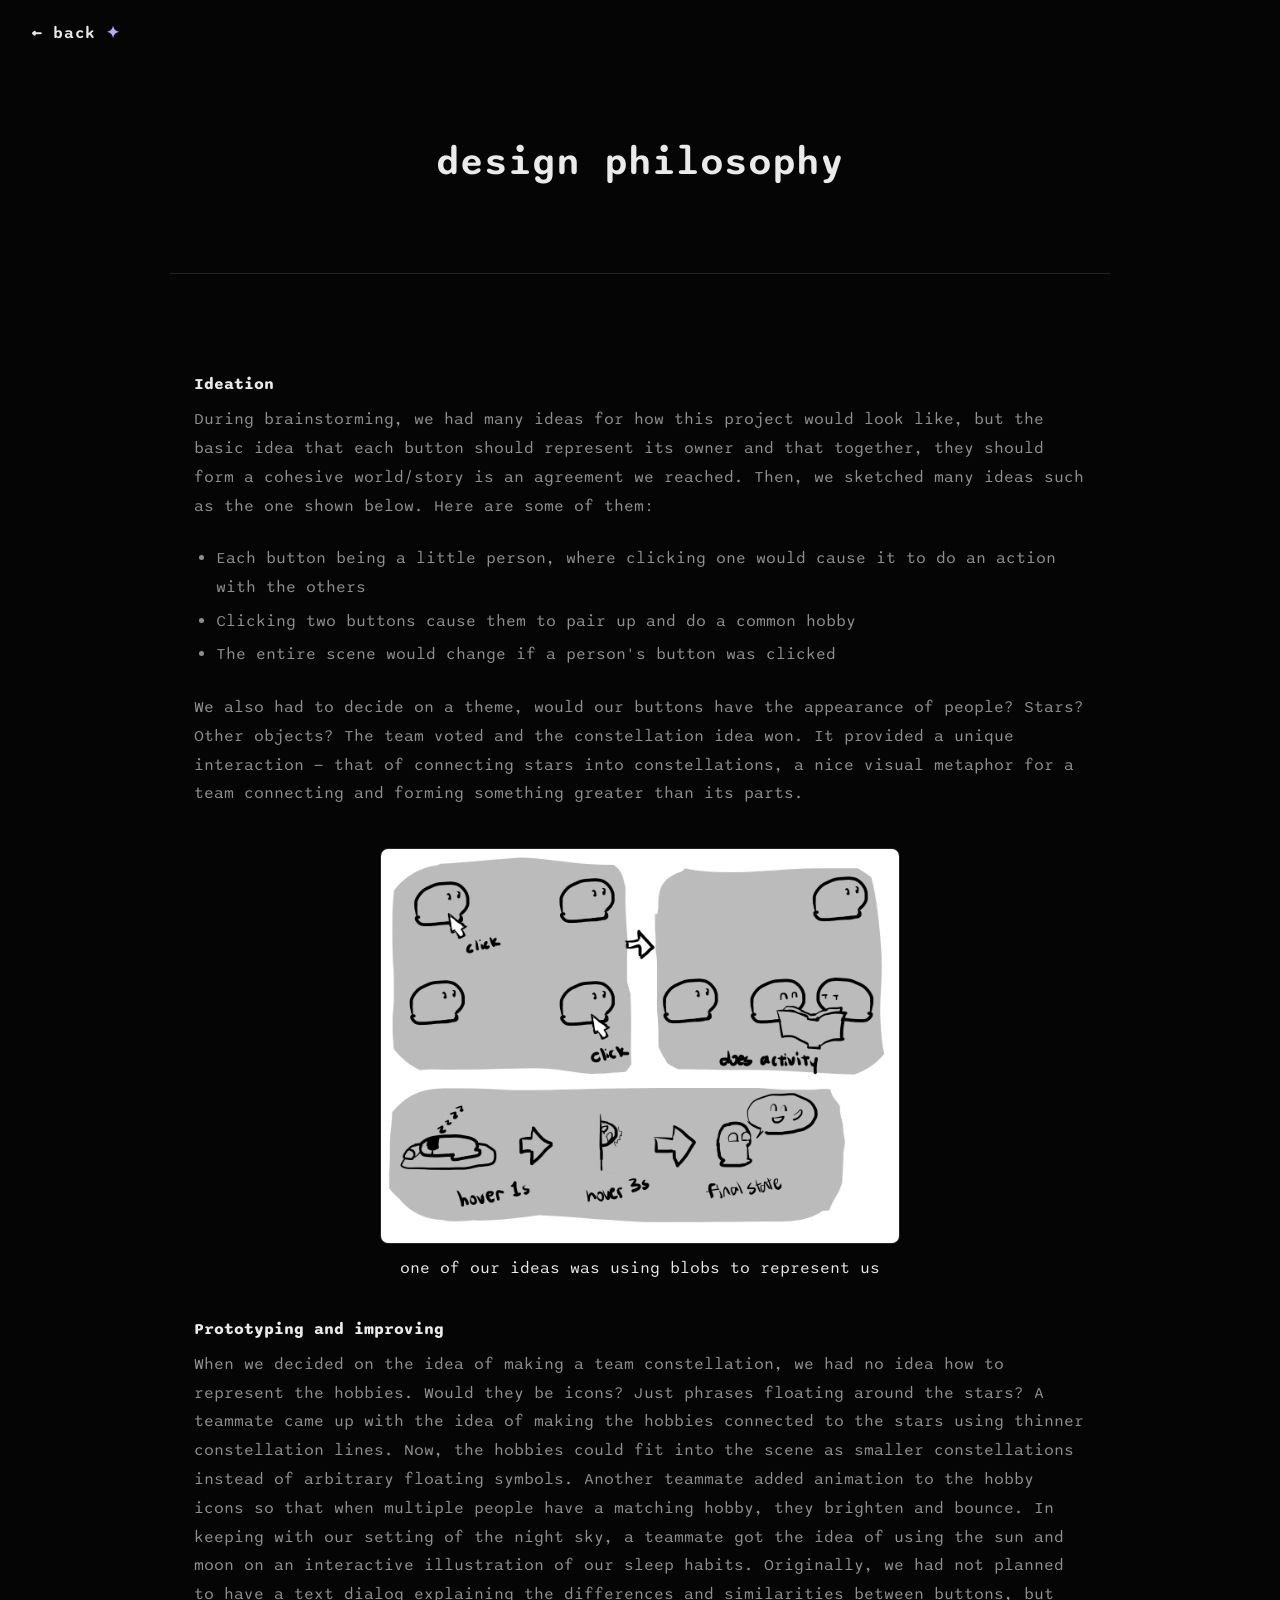
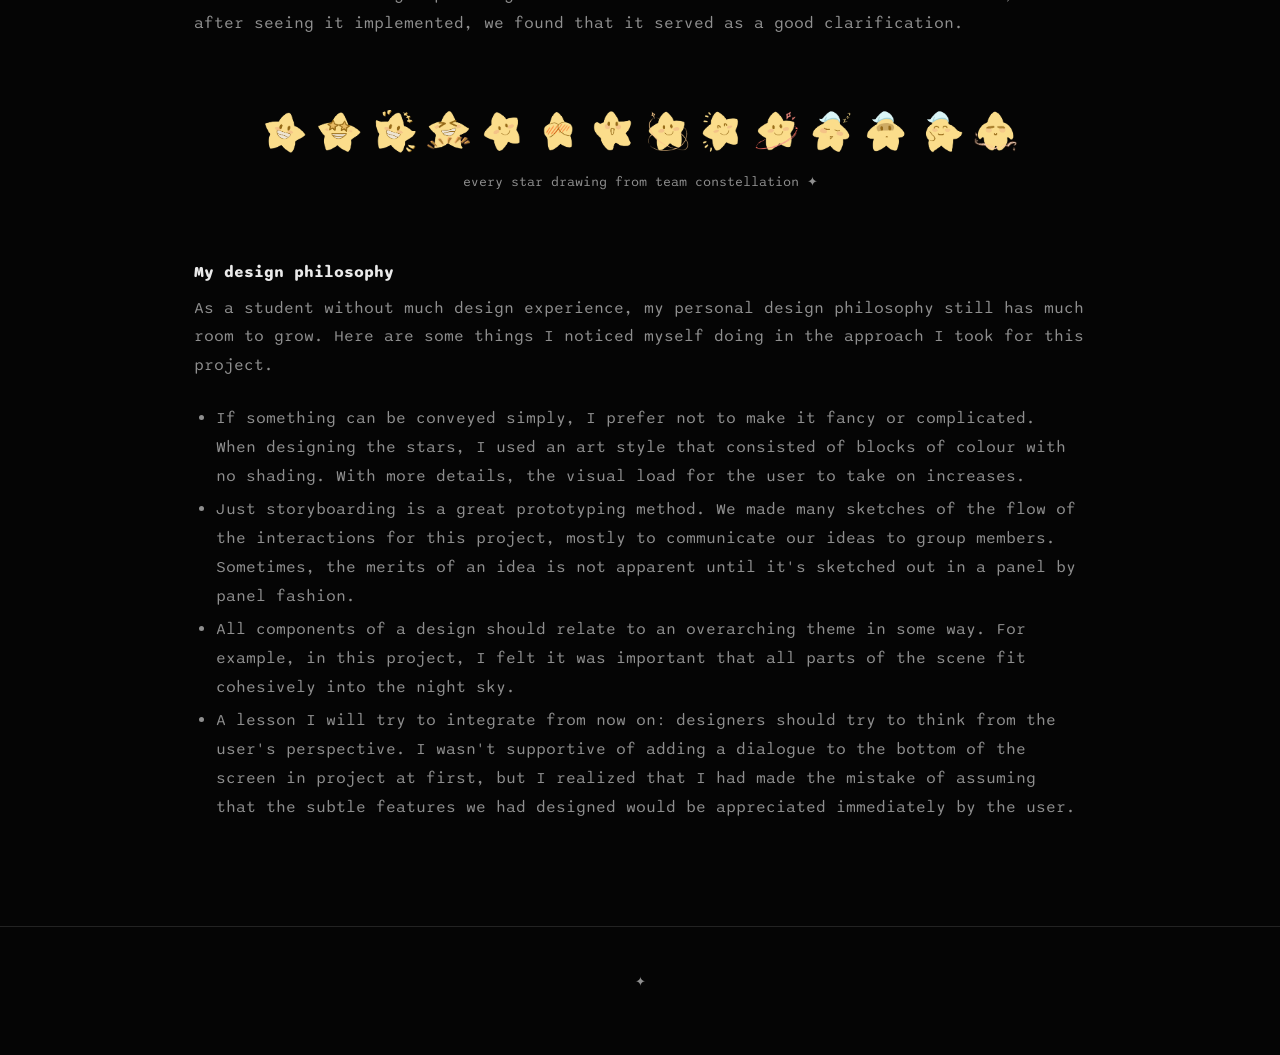
<file: design-philosophy.html>
<!DOCTYPE html>
<html lang="en">
<head>
  <meta charset="UTF-8">
  <meta name="viewport" content="width=device-width, initial-scale=1.0">
  <title>design philosophy — linden</title>
  <link rel="preconnect" href="https://fonts.googleapis.com">
  <link rel="preconnect" href="https://fonts.gstatic.com" crossorigin>
  <link href="https://fonts.googleapis.com/css2?family=Sono:ital,wght,MONO@0,200..800,0..1&display=swap" rel="stylesheet">
  <link rel="stylesheet" href="style.css?v=7">
</head>
<body>

  <header class="site-header">
    <p class="site-title">
      <a href="index.html">← back <span class="star">✦</span></a>
    </p>
  </header>

  <main>

    <section class="intro">
      <h1>design philosophy</h1>
    </section>

    <hr class="sep sep-wide">

    <section class="essay">
      <h4>Ideation</h4>
      <p>
        During brainstorming, we had many ideas for how this project would look like, but the basic idea that each button should represent its owner and that together, they should form a cohesive world/story is an agreement we reached.
        Then, we sketched many ideas such as the one shown below. Here are some of them:
      </p>
      <ul>
        <li>Each button being a little person, where clicking one would cause it to do an action with the others</li>
        <li>Clicking two buttons cause them to pair up and do a common hobby</li>
        <li>The entire scene would change if a person's button was clicked</li>
      </ul>
      <p>
        We also had to decide on a theme, would our buttons have the appearance of people? Stars? Other objects? The team voted and the constellation idea won. It provided a unique interaction — that of connecting stars into constellations, a nice visual metaphor for a team connecting and forming something greater than its parts.
      </p>
      <figure class="essay-figure">
        <img src="projects/team-constellation/images/CPSC581PROJ1-1.png" alt="Project 1 design sketch">
        <figcaption>one of our ideas was using blobs to represent us</figcaption>
      </figure>
      
      <h4>Prototyping and improving</h4>
      <p>
        When we decided on the idea of making a team constellation, we had no idea how to represent the hobbies. Would they be icons? Just phrases floating around the stars?
        A teammate came up with the idea of making the hobbies connected to the stars using thinner constellation lines. Now, the hobbies could fit into the scene as smaller constellations instead of arbitrary floating symbols.
        Another teammate added animation to the hobby icons so that when multiple people have a matching hobby, they brighten and bounce.
        In keeping with our setting of the night sky, a teammate got the idea of using the sun and moon on an interactive illustration of our sleep habits.
        Originally, we had not planned to have a text dialog explaining the differences and similarities between buttons, but after seeing it implemented, we found that it served as a good clarification.
        
      </p>

      

      <figure class="star-lineup">
        <div class="thumbnail-strip">
          <img src="projects/team-constellation/images/ishika1.png" alt="Ishika star frame 1">
          <img src="projects/team-constellation/images/ishika2.png" alt="Ishika star frame 2">
          <img src="projects/team-constellation/images/ishika3.png" alt="Ishika star frame 3">
          <img src="projects/team-constellation/images/ishika4.png" alt="Ishika star frame 4">
          <img src="projects/team-constellation/images/uta1.png" alt="Utaha star frame 1">
          <img src="projects/team-constellation/images/uta2.png" alt="Utaha star frame 2">
          <img src="projects/team-constellation/images/uta3.png" alt="Utaha star frame 3">
          <img src="projects/team-constellation/images/uta4.png" alt="Utaha star frame 4">
          <img src="projects/team-constellation/images/yasmin2.png" alt="Yasmin star frame 1">
          <img src="projects/team-constellation/images/yasmin4.png" alt="Yasmin star frame 2">
          <img src="projects/team-constellation/images/linden1.png" alt="Linden star frame 1">
          <img src="projects/team-constellation/images/linden2.png" alt="Linden star frame 2">
          <img src="projects/team-constellation/images/linden3.png" alt="Linden star frame 3">
          <img src="projects/team-constellation/images/linden4.png" alt="Linden star frame 4">
        </div>
        <figcaption>every star drawing from team constellation ✦</figcaption>
      </figure>

      <h4>My design philosophy</h4>
      <p>
        As a student without much design experience, my personal design philosophy still has much room to grow.
        Here are some things I noticed myself doing in the approach I took for this project.
      </p>
      <ul>
        <li>If something can be conveyed simply, I prefer not to make it fancy or complicated. When designing the stars, I used an art style that consisted of blocks of colour with no shading. With more details, the visual load for the user to take on increases.</li>
        <li>Just storyboarding is a great prototyping method. We made many sketches of the flow of the interactions for this project, mostly to communicate our ideas to group members. Sometimes, the merits of an idea is not apparent until it's sketched out in a panel by panel fashion.</li>
        <li>All components of a design should relate to an overarching theme in some way. For example, in this project, I felt it was important that all parts of the scene fit cohesively into the night sky.</li>
        <li>A lesson I will try to integrate from now on: designers should try to think from the user's perspective. I wasn't supportive of adding a dialogue to the bottom of the screen in project at first, but I realized that I had made the mistake of assuming that the subtle features we had designed would be appreciated immediately by the user.</li>

      </ul>
    </section>

  </main>

  <footer class="site-footer">
    <p>✦</p>
  </footer>

</body>
</html>
</file>
<file: style.css>
/* ✦ minimal dark portfolio — Sono mono ✦ */

:root {
  --bg: #050505;          /* almost pure black */
  --text: #eaeaea;        /* light text */
  --text-dim: #8f8f8f;    /* muted grey */
  --line: #232323;        /* separator lines */
  --accent: #b9a7f2;      /* soft lavender */
  --accent-2: #f2a7cf;    /* soft pink */
}

* { box-sizing: border-box; }

html { scroll-behavior: smooth; }

body {
  margin: 0;
  min-height: 100vh;
  background: var(--bg);
  color: var(--text);
  font-family: "Sono", monospace;
  font-optical-sizing: auto;
  font-weight: 400;
  font-style: normal;
  font-variation-settings: "MONO" 1;
  line-height: 1.8;
}

.star { color: var(--accent); }

.apply-sono {
  font-family: "Sono", monospace;
  font-optical-sizing: auto;
  font-weight: 400;
  font-style: normal;
  font-variation-settings: "MONO" 1;
}

a {
  color: var(--text);
  text-decoration: none;
  transition: color 0.2s;
}

a:hover { color: var(--accent); }

/* title */
.site-header {
  padding: 1.2rem 2rem 0;
}

.site-title {
  margin: 0;
  font-weight: 600;
  letter-spacing: 0.04em;
}

/* intro */
.intro {
  max-width: 700px;
  margin: 0 auto;
  padding: 5.5rem 1.5rem 4rem;
  text-align: center;
}

.intro h1 {
  font-size: clamp(1.6rem, 4vw, 2.4rem);
  font-weight: 600;
  line-height: 1.4;
  margin: 0 0 1.2rem;
}

.intro-sub {
  color: var(--text-dim);
  margin: 0;
  font-size: 0.95rem;
}

/* line separator */
.sep {
  border: none;
  border-top: 1px solid var(--line);
  margin: 0 auto;
  max-width: 700px;
  width: calc(100% - 3rem);
}

/* project */
.project {
  max-width: 980px;
  margin: 0 auto;
  padding: 4rem 1.5rem 4rem;
}

/* top bar of the project */
.project-bar {
  display: flex;
  align-items: center;
  justify-content: space-between;
  flex-wrap: wrap;
  gap: 0.5rem 1.5rem;
  border: 1px solid var(--line);
  border-bottom: none;
  border-radius: 10px 10px 0 0;
  padding: 0.7rem 1.2rem;
  font-size: 0.88rem;
}

.project-name {
  color: var(--text-dim);
  letter-spacing: 0.05em;
}

.project-links a {
  margin-left: 1.4rem;
  color: var(--text-dim);
}

.project-links a:first-child { margin-left: 0; }

.project-links a:hover {
  color: var(--accent-2);
}

/* embed */
.project-embed {
  border: 1px solid var(--line);
  border-radius: 0 0 10px 10px;
  overflow: hidden;
}

.project-embed iframe {
  display: block;
  width: 100%;
  aspect-ratio: 16 / 9;
  border: none;
  background: #000;
}

.project-caption {
  text-align: center;
  color: var(--text-dim);
  font-size: 0.82rem;
  margin: 1rem 0 0;
}

/* essay page (design philosophy) */
.essay {
  max-width: 940px;
  margin: 0 auto;
  padding: 4rem 1.5rem 3rem;
}

.sep-wide { max-width: 940px; }

.essay p {
  color: var(--text-dim);
  margin: 0 0 1.5rem;
}

.essay ul,
.essay ol,
.essay li {
  color: var(--text-dim);
}

/* image below the paragraphs */
.essay-figure {
  text-align: center;
  margin: 2.5rem 0 0;
}

.essay-figure img {
  width: min(520px, 100%);
  height: auto;
  border: 1px solid var(--line);
  border-radius: 8px;
}

/* essay headings + list spacing */
.essay h4 {
  color: var(--text);
  margin: 2rem 0 0.4rem;
}

.essay ul {
  padding-left: 1.4rem;
  margin: 0 0 1.5rem;
}

.essay li {
  margin: 0 0 0.3rem;
}

/* horizontal thumbnail strip of all star drawings */
/* breaks out of the text column to use the full page width */
.star-lineup {
  text-align: center;
  margin: 4rem calc(-50vw + 50%);
}

.thumbnail-strip {
  display: flex;
  flex-wrap: nowrap;
  align-items: flex-end;
  justify-content: center;
  overflow-x: auto;
  padding: 0.5rem 1rem;
  scrollbar-width: thin;
  scrollbar-color: var(--line) transparent;
}

.thumbnail-strip img {
  flex: 0 0 auto;
  width: clamp(32px, 3.4vw, 48px);
  height: auto;
  margin-right: clamp(0.25rem, 1vw, 0.7rem);
  transition: transform 0.25s ease;
}

.thumbnail-strip img:last-of-type { margin-right: 0; }

.thumbnail-strip img:hover {
  transform: translateY(-4px);
}

.star-lineup figcaption {
  text-align: center;
  color: var(--text-dim);
  font-size: 0.82rem;
  padding-top: 0.6rem;
}

/* footer */
.site-footer {
  border-top: 1px solid var(--line);
  margin-top: 2rem;
  padding: 2rem 1rem 3rem;
  text-align: center;
  color: var(--text-dim);
  font-size: 0.8rem;
}

/* small screens */
@media (max-width: 560px) {
  .site-header { padding: 1rem 1.2rem 0; }
  .intro { padding: 4rem 1.2rem 3rem; }
  .project { padding: 3rem 1.2rem 3rem; }
  .project-links a { margin-left: 1rem; }
}
</file>
<file: projects/team-constellation/style.css>
/*components of the following code generated with deepseek api*/
* {
  margin: 0;
  padding: 0;
  box-sizing: border-box;
}

body {
  background: #0a0a1a;
  overflow: hidden;
  height: 100vh;
  position: relative;
}

#sky,
#bg-stars {
  position: absolute;
  top: 0;
  left: 0;
  width: 100%;
  height: 100%;
}

#bg-stars {
  z-index: 1;
}

#sky {
  z-index: 2;
}

.member-bg-stars {
  display: none;
  pointer-events: none;
  position: absolute;
  top: 0;
  left: 0;
  width: 100%;
  height: 100%;
}

.member-bg-stars path {
  transform-box: fill-box;
  transform-origin: center;
  transform: scale(2);
}

#member1-bg-stars,
#member2-bg-stars,
#member3-bg-stars,
#member4-bg-stars {
  z-index: 3;
}

.member-bg-stars {
  filter:
    drop-shadow(0 0 3px currentColor) drop-shadow(0 0 7px currentColor);
  animation: member-stars-shine 2.5s ease-in-out infinite alternate;
}

@keyframes member-stars-shine {
  from {
    opacity: 0.65;
  }

  to {
    opacity: 2.75;
  }
}

.star {
  position: absolute;
  cursor: pointer;
  color: #ffffff;
  font-size: 28px;
  line-height: 1;
  translate: -50% -50%;
  scale: 1;
  z-index: 2;
  transition:
    color 0.3s,
    filter 0.3s,
    scale 0.3s,
    text-shadow 0.3s;
  animation: pulse 2s infinite;
}

.star {
  font-size: 70px;
  line-height: 1;
}

.star.selected {
  color: #ffd93b;
  filter: drop-shadow(0 0 12px #ffd93b);
  scale: 1.15;
  cursor: default;
}

.star.hover-glow-faint {
  text-shadow:
    0 0 4px var(--star-glow, rgba(255, 255, 255, 0.55)),
    0 0 10px var(--star-glow, rgba(255, 255, 255, 0.35));
}

.star.hover-glow-bright {
  animation: star-pulse-glow var(--glow-duration, 2s) ease-in-out infinite;
}

@keyframes star-pulse-glow {
  0% {
    scale: 1;
    text-shadow:
      0 0 6px var(--star-glow, #ffffff),
      0 0 14px var(--star-glow, #ffffff),
      0 0 24px var(--star-glow, #ffffff);
  }

  50% {
    scale: 1.2;
    text-shadow:
      0 0 10px var(--star-glow, #ffffff),
      0 0 22px var(--star-glow, #ffffff),
      0 0 40px var(--star-glow, #ffffff),
      0 0 60px var(--star-glow, #ffffff);
  }

  100% {
    scale: 1;
    text-shadow:
      0 0 6px var(--star-glow, #ffffff),
      0 0 14px var(--star-glow, #ffffff),
      0 0 24px var(--star-glow, #ffffff);
  }
}

@keyframes pulse {
  0% {
    transform: scale(1);
  }

  50% {
    transform: scale(1.2);
  }

  100% {
    transform: scale(1);
  }
}

#constellation-lines {
  position: absolute;
  top: 0;
  left: 0;
  width: 100%;
  height: 100%;
  pointer-events: none;
  z-index: 1;
}

/* Reveal a member's name and chosen colour on hover or keyboard focus. */
.star {
  border: 0;
  padding: 0;
  background: transparent;
  font-family: inherit;
}

.star:hover,
.star:focus-visible {
  color: var(--star-glow);
  text-shadow: 0 0 8px var(--star-glow), 0 0 20px var(--star-glow);
}

.star:focus-visible {
  outline: 2px solid white;
  outline-offset: 6px;
}

.star.selected {
  color: var(--star-glow);
  filter: drop-shadow(0 0 12px var(--star-glow));
}

.star-name {
  position: absolute;
  top: 100%;
  left: 50%;
  transform: translateX(-50%) translateY(4px);
  font: 600 16px/1.3 system-ui, sans-serif;
  white-space: nowrap;
  color: white;
  text-shadow: 0 1px 8px #000, 0 0 8px var(--star-glow);
  opacity: 0;
  pointer-events: none;
  transition: opacity .2s, transform .2s;
}

.star:hover .star-name,
.star:focus-visible .star-name,
.star.selected .star-name {
  opacity: 1;
  transform: translateX(-50%) translateY(0);
}

@media (prefers-reduced-motion: reduce) {
  .star-name {
    transition: none;
  }
}

/* All hobbies appear after sustained hover or keyboard focus. */
.star-detail {
  position: absolute;
  top: calc(100% + 25px);
  left: 50%;
  transform: translateX(-50%);
  width: 220px;
  display: flex;
  flex-wrap: wrap;
  justify-content: center;
  gap: 5px;
  opacity: 0;
  pointer-events: none;
  transition: opacity 0.2s;
}

.hobby-tag {
  padding: 4px 7px;
  border-radius: 14px;
  border: 1px solid var(--star-glow);
  background: #11172de8;
  color: white;
  font: 12px/1.2 system-ui, sans-serif;
  white-space: nowrap;
  text-shadow: none;
}

.star:hover .star-detail,
.star:focus-visible .star-detail {
  opacity: 1;
  transition-delay: 1.2s;
}

.star.selected .star-detail {
  opacity: 1;
  transition-delay: 0s;
}

@media (max-width: 600px) {
  .star-detail {
    width: 160px;
  }

  .hobby-tag {
    font-size: 10px;
  }
}

.hobby-tag.shared {
  background: #f7e4ad;
  color: #161826;
  border-color: #fff6d5;
  box-shadow: 0 0 14px #ffe28d;
  font-weight: 700;
}

#pair-caption {
  position: fixed;
  left: 50%;
  bottom: 18px;
  z-index: 5;
  width: min(540px, calc(100vw - 28px));
  padding: 13px 17px;
  border: 1px solid #b9e4e4;
  border-radius: 14px;
  background: #10172bea;
  color: white;
  font: 14px/1.4 system-ui, sans-serif;
  transform: translateX(-50%) translateY(14px);
  opacity: 0;
  visibility: hidden;
  pointer-events: none;
  transition: opacity .25s, transform .25s, visibility .25s;
}

#pair-caption.visible {
  opacity: 1;
  visibility: visible;
  transform: translateX(-50%) translateY(0);
}

#pair-caption strong {
  display: block;
  margin-bottom: 5px;
  font-size: 16px;
}

#pair-caption p {
  margin: 3px 0;
}

@media (prefers-reduced-motion: reduce) {
  #pair-caption {
    transition: none;
  }
}

/* Drag the sun or moon into the sky to reveal the team's rhythms. */
#time-controls {
  position: fixed;
  inset: 0;
  z-index: 8;
  pointer-events: none;
}

.time-control {
  position: absolute;
  top: 16px;
  left: 40%;
  z-index: 2;
  width: 96px;
  height: 110px;
  border: 0;
  border-radius: 50%;
  background: transparent;
  color: #fff9e9;
  font: 600 12px/1.2 system-ui, sans-serif;
  cursor: grab;
  touch-action: none;
  user-select: none;
  pointer-events: auto;
  transition: filter .2s;
}

.time-control small {
  display: block;
  font: inherit;
  margin-top: 3px;
  text-shadow: 0 0 8px #1b213d;
}

.time-control:focus-visible {
  outline: 3px solid #fff;
  outline-offset: 3px;
}

.time-control[aria-pressed="true"] {
  filter: brightness(1.3);
}

.celestial-art {
  display: block;
  position: relative;
  margin: auto;
  width: 82px;
  height: 82px;
}

.sun-rays {
  position: absolute;
  inset: 0;
  border-radius: 50%;
  background: repeating-conic-gradient(from 0deg, #ffca64 0deg 9deg, transparent 10deg 30deg);
  filter: drop-shadow(0 0 14px #ffb652);
  animation: sun-spin 18s linear infinite;
}

.sun-core {
  position: absolute;
  inset: 15px;
  border-radius: 50%;
  background: radial-gradient(circle at 34% 28%, #fff8bb, #ffce54 54%, #f78337 100%);
  box-shadow: 0 0 12px 5px #ffcc6699, 0 0 38px 12px #ffab4e66;
  animation: sun-breathe 2.6s ease-in-out infinite alternate;
}

.moon-orbit {
  position: absolute;
  inset: 8px;
  border: 1px solid #c3d5ff66;
  border-radius: 50%;
  animation: sun-spin 10s linear infinite;
}

.moon-core {
  position: absolute;
  inset: 11px 16px 13px 16px;
  border-radius: 50%;
  background: radial-gradient(circle at 25% 35%, #fffefa, #dce4ff 62%, #8ca9e2);
  box-shadow: 0 0 16px #c8d8ff, 0 0 42px #93b6ff88;
  animation: moon-float 3.5s ease-in-out infinite alternate;
}

.moon-core::after {
  content: "";
  position: absolute;
  inset: -7px -12px 7px 15px;
  border-radius: 50%;
  background: #0a0a1a;
  box-shadow: -4px 1px 5px #ffffff33;
}

.moon-spark {
  position: absolute;
  color: #ddebff;
  font: 19px/1 system-ui;
  text-shadow: 0 0 12px #ddebff;
  animation: moon-twinkle 1.8s ease-in-out infinite alternate;
}

.moon-spark.one {
  top: 8px;
  right: 5px;
}

.moon-spark.two {
  bottom: 8px;
  left: 1px;
  font-size: 12px;
  animation-delay: .8s;
}

@keyframes sun-spin {
  to {
    transform: rotate(360deg);
  }
}

@keyframes sun-breathe {
  to {
    transform: scale(1.09);
    box-shadow: 0 0 18px 8px #ffdc8abb, 0 0 45px 17px #ff9c4b77;
  }
}

@keyframes moon-float {
  to {
    transform: translateY(-5px) rotate(-4deg);
  }
}

@keyframes moon-twinkle {
  to {
    opacity: .3;
    transform: scale(.65);
  }
}

.screen-reader-only {
  position: absolute;
  width: 1px;
  height: 1px;
  padding: 0;
  margin: -1px;
  overflow: hidden;
  clip: rect(0, 0, 0, 0);
  white-space: nowrap;
  border: 0;
}

.star.time-match {
  color: var(--time-color);
  scale: 1.37;
  filter: drop-shadow(0 0 18px var(--time-color)) drop-shadow(0 0 28px var(--time-color));
}

.star.time-match::after {
  content: attr(data-time-label);
  position: absolute;
  top: -11px;
  left: 50%;
  translate: -50% -100%;
  white-space: nowrap;
  color: var(--time-color);
  font: 700 11px/1 system-ui, sans-serif;
  text-shadow: 0 0 9px var(--time-color);
}

@media (prefers-reduced-motion: reduce) {

  .star.time-match,
  .time-control,
  .sun-rays,
  .sun-core,
  .moon-orbit,
  .moon-core,
  .moon-spark {
    animation: none;
    transition: none;
  }
}

/* Selected stars show a tidy profile beside the star. */
.star.selected .star-name {
  top: calc(50% - 29px);
  left: calc(100% + 14px);
  transform: none;
  font-size: 18px;
}

.star.selected .star-detail {
  top: calc(50% + 2px);
  left: calc(100% + 14px);
  transform: none;
  width: max-content;
  max-width: 155px;
  flex-direction: column;
  flex-wrap: nowrap;
  align-items: flex-start;
  gap: 6px;
}

/* Ishika and Yasmin have their names and hobbies on the left. */
#star1.selected .star-name,
#star3.selected .star-name {
  left: auto;
  right: calc(100% + 14px);
  text-align: right;
}

#star1.selected .star-detail,
#star3.selected .star-detail {
  left: auto;
  right: calc(100% + 14px);
  align-items: flex-end;
}

@media (max-width: 600px) {
  .star.selected .star-name {
    font-size: 15px;
  }

  .star.selected .hobby-tag {
    font-size: 10px;
    padding: 4px 5px;
  }

  #star1.selected .star-name,
  #star3.selected .star-name,
  #star1.selected .star-detail,
  #star3.selected .star-detail {
    right: calc(100% + 6px);
  }

  #star2.selected .star-name,
  #star4.selected .star-name,
  #star2.selected .star-detail,
  #star4.selected .star-detail {
    left: calc(100% + 6px);
  }
}

/* Hover and keyboard focus use the same profile placement as selection. */
.star:is(:hover, :focus-visible) .star-name {
  top: calc(50% - 29px);
  left: calc(100% + 14px);
  transform: none;
  font-size: 18px;
}

.star:is(:hover, :focus-visible) .star-detail {
  top: calc(50% + 2px);
  left: calc(100% + 14px);
  transform: none;
  width: max-content;
  max-width: 155px;
  flex-direction: column;
  flex-wrap: nowrap;
  align-items: flex-start;
  gap: 6px;
}

#star1:is(:hover, :focus-visible) .star-name,
#star3:is(:hover, :focus-visible) .star-name {
  left: auto;
  right: calc(100% + 14px);
  text-align: right;
}

#star1:is(:hover, :focus-visible) .star-detail,
#star3:is(:hover, :focus-visible) .star-detail {
  left: auto;
  right: calc(100% + 14px);
  align-items: flex-end;
}

@media (max-width: 600px) {
  .star:is(:hover, :focus-visible) .star-name {
    font-size: 15px;
  }

  .star:is(:hover, :focus-visible) .hobby-tag {
    font-size: 10px;
    padding: 4px 5px;
  }

  #star1:is(:hover, :focus-visible) .star-name,
  #star3:is(:hover, :focus-visible) .star-name,
  #star1:is(:hover, :focus-visible) .star-detail,
  #star3:is(:hover, :focus-visible) .star-detail {
    right: calc(100% + 6px);
  }

  #star2:is(:hover, :focus-visible) .star-name,
  #star4:is(:hover, :focus-visible) .star-name,
  #star2:is(:hover, :focus-visible) .star-detail,
  #star4:is(:hover, :focus-visible) .star-detail {
    left: calc(100% + 6px);
  }
}

/* Reveal each matching person's name beside a brighter, stronger star. */
.star.time-match {
  font-weight: 900;
  -webkit-text-stroke: 1.3px currentColor;
  scale: 1.52;
}

.star.time-match::after,
.star.time-match .star-name,
.star.time-match .star-detail {
  -webkit-text-stroke: 0;
}

.star.time-match .star-name {
  opacity: 1;
  color: var(--time-color);
  font-size: 19px;
  font-weight: 800;
  text-shadow: 0 0 12px var(--time-color), 0 1px 8px #080a20;
}

.star.time-match:not(.selected) .star-name {
  top: 50%;
  left: calc(100% + 14px);
  transform: translateY(-50%);
}

#star1.time-match:not(.selected) .star-name,
#star3.time-match:not(.selected) .star-name {
  left: auto;
  right: calc(100% + 14px);
  text-align: right;
}

@media (max-width: 600px) {
  .star.time-match {
    scale: 1.28;
  }

  .star.time-match .star-name {
    font-size: 15px;
  }
}

/* When two stars connect, their difference unfolds into two colored portraits. */
#pair-caption:has(.difference-comparison) {
  width: min(420px, calc(100vw - 28px));
}

#pair-caption {
  padding: 9px 12px;
}

.difference-comparison {
  display: grid;
  grid-template-columns: minmax(0, 1fr) 24px minmax(0, 1fr);
  align-items: center;
  gap: 8px;
  margin-top: 11px;
}

.difference-card {
  min-width: 0;
  display: flex;
  align-items: center;
  gap: 10px;
  padding: 9px 12px;
  border: 1px solid var(--card-color);
  border-radius: 14px;
  background: color-mix(in srgb, var(--card-color) 16%, #11172d);
  box-shadow: inset 0 0 16px color-mix(in srgb, var(--card-color) 20%, transparent),
    0 0 14px color-mix(in srgb, var(--card-color) 22%, transparent);
  animation: difference-appear .55s cubic-bezier(.2, 1.3, .4, 1) both;
}

.difference-card:last-child {
  animation-delay: .13s;
}

.difference-symbol {
  flex: 0 0 32px;
  color: var(--card-color);
  font: 32px/1 system-ui, sans-serif;
  text-align: center;
  text-shadow: 0 0 12px var(--card-color);
}

.difference-card b,
.difference-card small {
  display: block;
  overflow: hidden;
  text-overflow: ellipsis;
  white-space: nowrap;
}

.difference-card b {
  color: var(--card-color);
  font: 700 13px/1.3 system-ui, sans-serif;
}

.difference-card small {
  color: #f4f5ff;
  font: 12px/1.3 system-ui, sans-serif;
}

.difference-link {
  color: #fff0bc;
  text-align: center;
  font-size: 22px;
  text-shadow: 0 0 12px #fff0bc;
  animation: difference-spark 2s ease-in-out infinite alternate;
}

@keyframes difference-appear {
  from {
    opacity: 0;
    transform: translateY(10px) scale(.9);
  }

  to {
    opacity: 1;
    transform: translateY(0) scale(1);
  }
}

@keyframes difference-spark {
  to {
    opacity: .45;
    transform: scale(.8);
  }
}

@media (max-width: 460px) {
  .difference-comparison {
    gap: 3px;
    grid-template-columns: minmax(0, 1fr) 16px minmax(0, 1fr);
  }

  .difference-card {
    padding: 7px 6px;
    gap: 4px;
  }

  .difference-symbol {
    flex-basis: 22px;
    font-size: 23px;
  }

  .difference-card b {
    font-size: 11px;
  }

  .difference-card small {
    font-size: 10px;
  }
}

@media (prefers-reduced-motion: reduce) {

  .difference-card,
  .difference-link {
    animation: none;
  }
}

/* Moving left and top keeps existing click, hover, and connection geometry intact. */
.star {
  transition: left .8s cubic-bezier(.2, .7, .2, 1), top .8s cubic-bezier(.2, .7, .2, 1), color .3s, filter .3s, scale .3s, text-shadow .3s;
}

@media (prefers-reduced-motion: reduce) {

  .star {
    animation: none;
    transition: none;
  }
}


/* Utaha's hand-drawn star shapes; Yasmin's labels, profiles and effects remain. */
.star.illustrated-star {
  width: 78px;
  height: 78px;
  font-size: 0;
  /* The artwork replaces the original text star. */
  isolation: isolate;
}

.star.illustrated-star::before {
  content: "";
  position: absolute;
  inset: 0;
  background-image: var(--art-1);
  background-position: center;
  background-size: contain;
  background-repeat: no-repeat;
  filter: none;
  pointer-events: none;
  z-index: 0;
}

.star.illustrated-star .star-name,
.star.illustrated-star .star-detail {
  z-index: 1;
}

.star.illustrated-star.hover-glow-faint::before {
  background-image: var(--art-2);
}

.star.illustrated-star.hover-glow-bright::before {
  background-image: var(--art-3);
}

.star.illustrated-star.selected::before {
  background-image: var(--art-4);
}

@media (max-width: 600px) {
  .star.illustrated-star {
    width: 62px;
    height: 62px;
  }
}

/* Keep the image colours unchanged; tint only the shadow around each star. */
.star.illustrated-star:is(:hover, :focus-visible, .selected, .time-match)::before {
  filter: drop-shadow(0 0 8px var(--star-glow)) drop-shadow(0 0 16px var(--star-glow));
}

.star.illustrated-star.hover-glow-bright::before {
  filter: drop-shadow(0 0 12px var(--star-glow)) drop-shadow(0 0 23px var(--star-glow));
}


/* Hand-drawn hobby pictures sit beside the existing readable labels. */
.hobby-picture {
  display: block;
  width: 26px;
  height: 26px;
  flex: 0 0 26px;
  object-fit: contain;
}

/* Hobby sketches and names float freely beside the selected star. */
.hobby-tag,
.star.selected .hobby-tag,
.star:is(:hover, :focus-visible) .hobby-tag {
  display: inline-flex;
  align-items: center;
  gap: 7px;
  padding: 0;
  border: 0;
  border-radius: 0;
  background: transparent;
  box-shadow: none;
  color: #fff;
  font-size: 13px;
}

.hobby-tag.shared {
  padding: 0;
  border: 0;
  background: transparent;
  box-shadow: none;
  color: #ffe6a6;
  text-shadow: 0 0 10px #ffd478, 0 0 18px #ffd478;
}

.hobby-tag.shared .hobby-picture {
  filter: drop-shadow(0 0 7px #ffd478);
}

.hobby-picture {
  width: 30px;
  height: 30px;
  flex-basis: 30px;
}

@media (max-width: 600px) {
  .hobby-picture {
    width: 24px;
    height: 24px;
    flex-basis: 24px;
  }
}

/* Utaha-style rays with an illustration and a readable name at each end. */
#hobby-lines {
  position: absolute;
  inset: 0;
  width: 100%;
  height: 100%;
  opacity: 0.6;
  pointer-events: none;
  z-index: 1;
  overflow: visible;
}

.hobby-connector {
  stroke: rgba(224, 237, 255, .65);
  stroke-width: 1.4;
  stroke-dasharray: none;
}

/* Dotted connections between members; hobby rays above remain solid. */
#constellation-lines .connecting-line {
  stroke: #c5edf2;
  stroke-width: 3;
  stroke-linecap: round;
  stroke-dasharray: 1 10;
  stroke-dashoffset: 0;
  animation: none;
}

/* The original inline hobby list is only a data source for the orbit layout. */
.star .star-detail {
  display: none !important;
}

.orbit-hobby {
  position: absolute;
  z-index: 4;
  display: flex;
  flex-direction: column;
  align-items: center;
  gap: 2px;
  width: 106px;
  padding: 0;
  transform: translate(-50%, -50%);
  background: none;
  border: 0;
  box-shadow: none;
  color: white;
  font: 600 12px/1.15 system-ui, sans-serif;
  text-align: center;
  text-shadow: 0 1px 6px #040815, 0 0 9px #040815;
  pointer-events: none;
  transition: transform .22s ease, text-shadow .22s ease;
}

.orbit-hobby .hobby-picture {
  width: 65px;
  height: 65px;
  flex: none;
  object-fit: contain;
  filter: drop-shadow(0 0 6px rgba(255, 255, 255, .3));
}

.orbit-hobby.shared {
  z-index: 6;
  transform: translate(-50%, -50%) scale(1.5);
  font-size: 14px;
  font-weight: 800;
  color: #fff2c9;
  text-shadow: 0 0 9px #ffd478, 0 0 18px #ffd478;
}

.orbit-hobby.shared .hobby-picture {
  filter: drop-shadow(0 0 14px #ffd478);
  transform-origin: center 80%;
  animation: shared-hobby-jiggle 1.25s ease-in-out infinite;
}

@keyframes shared-hobby-jiggle {

  0%,
  100% {
    transform: translateY(0) rotate(0);
  }

  18% {
    transform: translateY(-3px) rotate(-6deg);
  }

  36% {
    transform: translateY(1px) rotate(5deg);
  }

  54% {
    transform: translateY(-2px) rotate(-4deg);
  }

  72% {
    transform: translateY(1px) rotate(3deg);
  }
}

@media (prefers-reduced-motion: reduce) {
  .orbit-hobby.shared .hobby-picture {
    animation: none;
  }
}

/* Yasmin uses the same music sketch as Utaha, tinted to her pink colour. */
.orbit-hobby[data-star-id="star3"][data-hobby="music"] .hobby-picture {
  filter: hue-rotate(140deg) saturate(1.7) drop-shadow(0 0 9px #ff8ba7);
}

.orbit-hobby[data-star-id="star3"][data-hobby="music"].shared .hobby-picture {
  filter: hue-rotate(140deg) saturate(1.7) drop-shadow(0 0 16px #ff8ba7);
}

@media (max-width: 600px) {
  .orbit-hobby {
    width: 84px;
    font-size: 11px;
  }

  .orbit-hobby .hobby-picture {
    width: 48px;
    height: 48px;
  }

  .orbit-hobby.shared {
    font-size: 12px;
  }
}

/* Selecting multiple stars updates the comparison without playing a scene. */
#pair-caption {
  transition: none;
}

.difference-card,
.difference-link {
  animation: none;
}

/* Swap star artwork for both matching and nonmatching sun/moon profiles. */
.star.illustrated-star.time-art-active::before {
  background-image: var(--time-art) !important;
}

.star.illustrated-star.time-other::before {
  filter: none;
}

/* Sun and moon stay fixed; the four stars are the draggable controls. */
#sun-control,
#moon-control {
  cursor: default;
  pointer-events: none;
  user-select: none;
}

.star.illustrated-star {
  touch-action: none;
}

.star.star-dragging {
  cursor: grabbing;
  z-index: 12;
  animation: none;
  transition: none;
}

.time-control.star-over-target .celestial-art {
  filter: drop-shadow(0 0 14px #ffe6a1);
}

/* Keep the sky clear while a member is being dragged; the dotted
   constellation line reappears as soon as the member is released. */
body.dragging-member .orbit-hobby,
body.dragging-member #hobby-lines,
body.dragging-member #constellation-lines {
  display: none !important;
}

/* Sun/moon exploration shows only the person's star and name. */
.star.time-art-active::after {
  content: none;
}

.star.time-art-active .star-name {
  opacity: 1;
  visibility: visible;
  top: 50%;
  left: calc(100% + 14px);
  right: auto;
  transform: translateY(-50%);
  font-size: 18px;
  font-weight: 800;
}

#star1.time-art-active .star-name,
#star3.time-art-active .star-name {
  left: auto;
  right: calc(100% + 14px);
  text-align: right;
}

/* Fixed drop targets in the top corners, including narrow screens. */
#sun-control {
  top: 16px;
  left: 16px;
  right: auto;
}

#sun-control small {
  transform: translateX(25px);
}

#moon-control {
  top: 16px;
  right: 16px;
  left: auto;
}

#moon-control small {
  transform: translateX(30px);
}

/* Keep the same running.png artwork; tint only Ishika’s copy yellow. */
.orbit-hobby[data-star-id="star1"][data-hobby="running"] .hobby-picture {
  filter: hue-rotate(43deg) drop-shadow(0 0 6px rgba(255, 225, 80, .4));
}

.orbit-hobby.shared[data-star-id="star1"][data-hobby="running"] .hobby-picture {
  filter: hue-rotate(43deg) drop-shadow(0 0 14px #ffd478);
}
</file>
